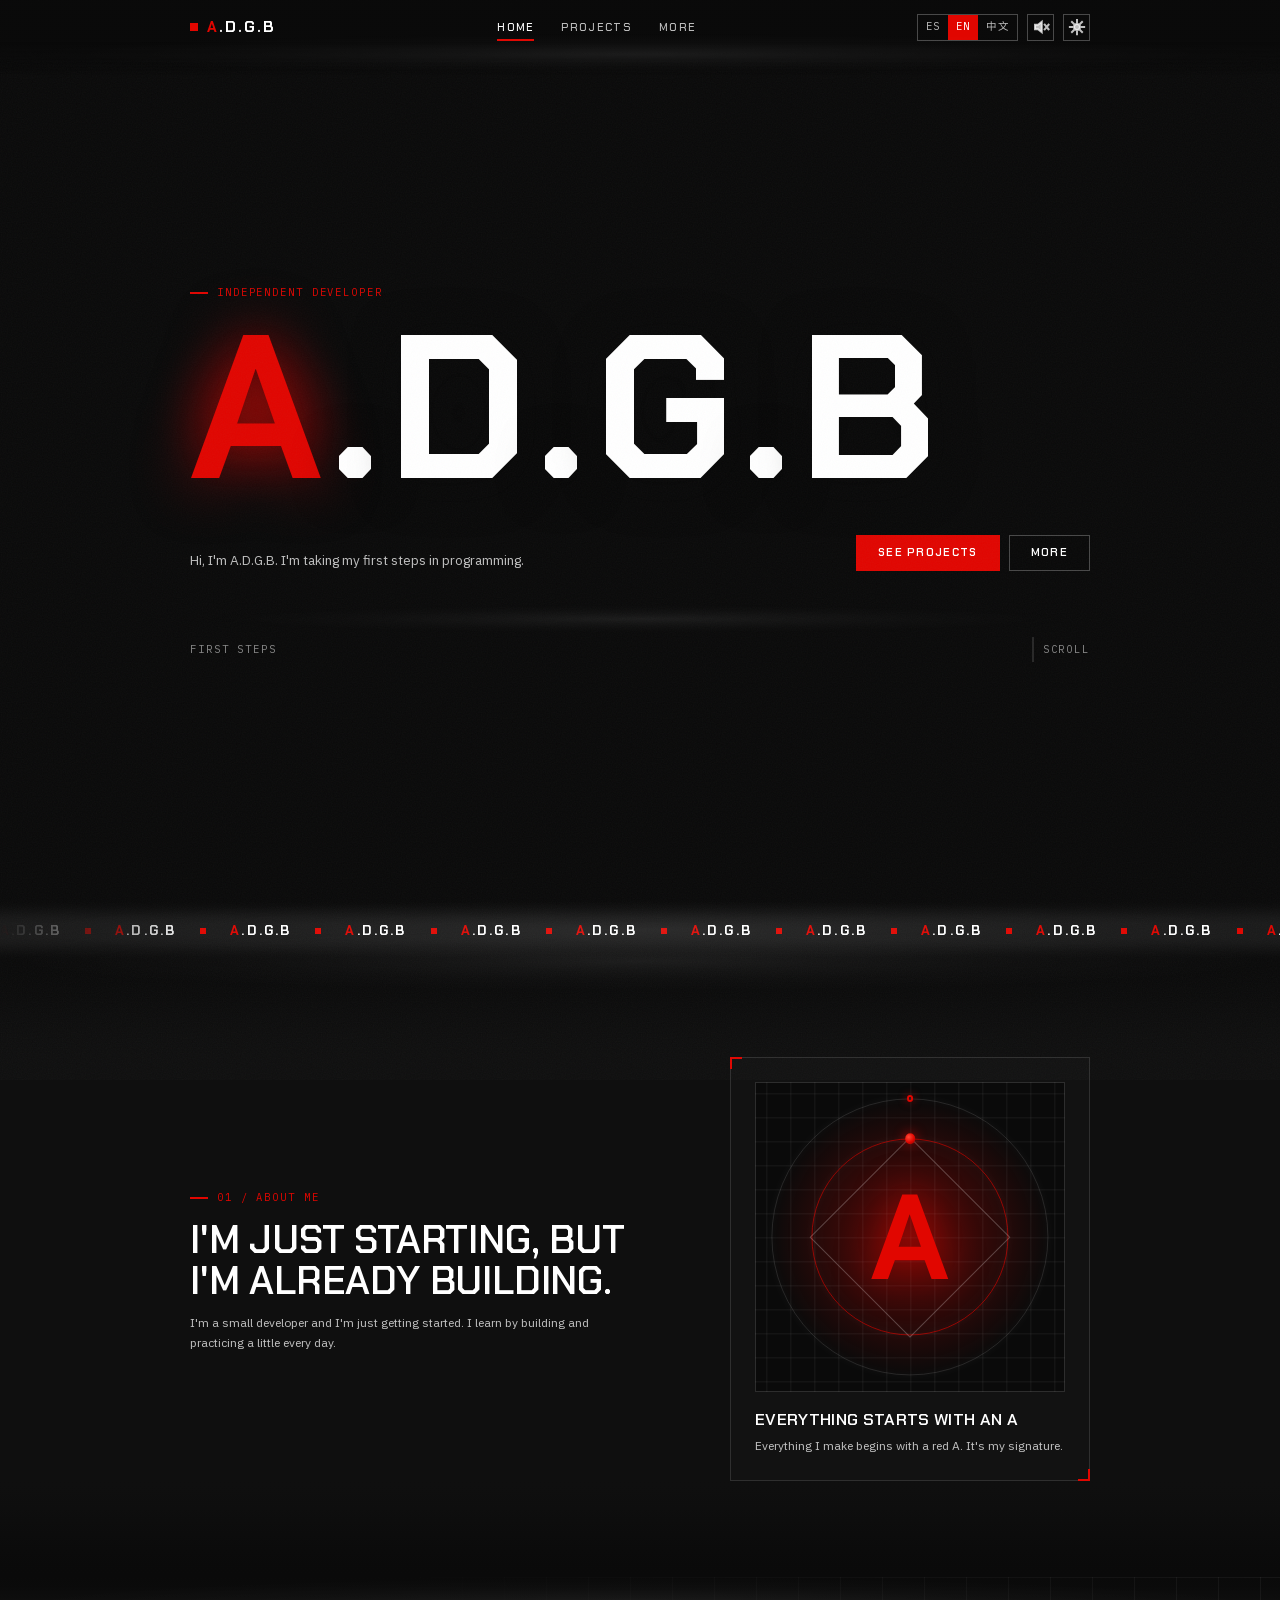
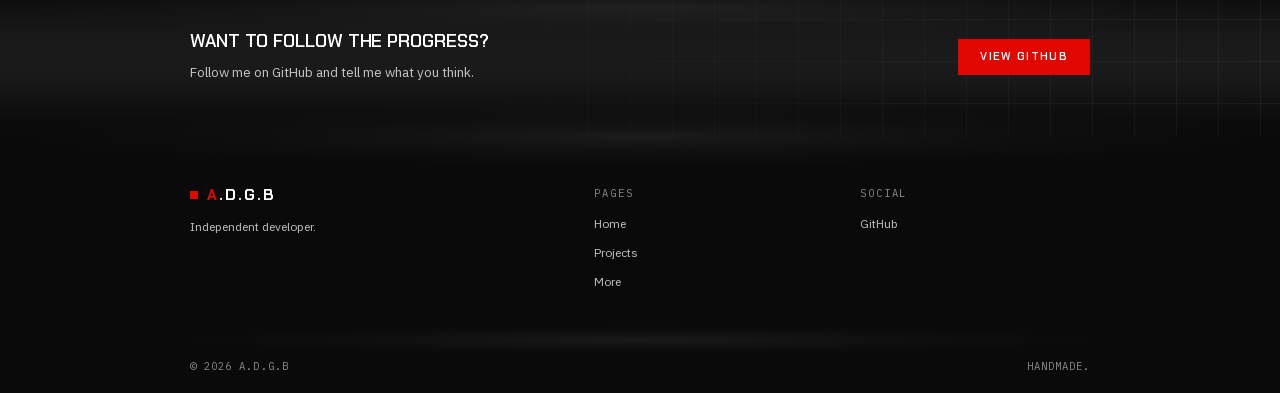
<file: index.html>
<!DOCTYPE html>
<html lang="es" data-page="home">
<head>
  <meta charset="utf-8">
  <meta name="viewport" content="width=device-width, initial-scale=1, viewport-fit=cover">
  <title>A.D.G.B — Desarrollador independiente</title>
  <meta name="description" content="A.D.G.B es un desarrollador independiente que recién empieza.">
  <meta name="theme-color" content="#0a0a0a">
  <meta name="color-scheme" content="dark">
  <link rel="canonical" href="https://adgb3264.github.io/">
  <meta property="og:site_name" content="A.D.G.B">
  <meta property="og:title" content="A.D.G.B — Desarrollador independiente">
  <meta property="og:description" content="A.D.G.B es un desarrollador independiente que recién empieza.">
  <meta property="og:type" content="website">
  <meta property="og:url" content="https://adgb3264.github.io/">
  <meta property="og:image" content="https://adgb3264.github.io/og-image.png">
  <meta property="og:image:width" content="2400">
  <meta property="og:image:height" content="1260">
  <meta property="og:image:alt" content="A.D.G.B — Desarrollador independiente">
  <meta property="og:locale" content="es_ES">
  <meta name="twitter:card" content="summary_large_image">
  <link rel="icon" href="favicon.svg" type="image/svg+xml">
  <link rel="icon" href="favicon-32.png" sizes="32x32" type="image/png">
  <link rel="icon" href="icon-192.png" sizes="192x192" type="image/png">
  <link rel="apple-touch-icon" href="apple-touch-icon.png">
  <script>if(/^https?:/.test(location.protocol)){["chakra-petch-700","chakra-petch-500","ibm-plex-sans-400"].forEach(function(n){var l=document.createElement("link");l.rel="preload";l.as="font";l.type="font/woff";l.crossOrigin="anonymous";l.href="fonts/"+n+".woff";document.head.appendChild(l);});}</script>
  <link rel="stylesheet" href="styles.css">
  <script>(function(){var h=document.documentElement,t="dark";try{if(localStorage.getItem("adgb-theme")==="light")t="light";}catch(e){}h.setAttribute("data-theme",t);if(t==="light"){var m=document.querySelector('meta[name="theme-color"]'),c=document.querySelector('meta[name="color-scheme"]');if(m)m.setAttribute("content","#f5f5f5");if(c)c.setAttribute("content","light");}})();</script>
  <script>(function(){var h=document.documentElement;try{if(sessionStorage.getItem("adgb-wipe")==="1")h.classList.add("is-arriving");else if(sessionStorage.getItem("adgb-seen")==="1")h.classList.add("skip-loader");}catch(e){}})();</script>
  <noscript><style>.loader{display:none}[data-reveal],.pre{opacity:1;transform:none}.bl{opacity:1;animation:none}</style></noscript>
  <script type="application/ld+json">{"@context": "https://schema.org", "@graph": [{"@type": "WebSite", "name": "A.D.G.B", "url": "https://adgb3264.github.io/", "inLanguage": ["es", "en", "zh"]}, {"@type": "Person", "name": "A.D.G.B", "jobTitle": "Desarrollador independiente", "url": "https://adgb3264.github.io/", "sameAs": ["https://github.com/adgb3264"]}]}</script>
</head>
<body>
  <svg width="0" height="0" style="position:absolute" aria-hidden="true" focusable="false"><symbol id="mark-a" viewBox="0 0 64 64"><path fill="currentColor" fill-rule="evenodd" d="M28.46 12H35.54L50.17 52H42.29L39.03 43.14H24.97L21.71 52H13.83ZM37.31 36.74 32 21.54H31.89L26.74 36.74Z"/></symbol></svg>

  <!-- Pantalla de carga (solo la primera vez que entras) -->
  <div class="loader" id="loader" aria-hidden="true">
    <div class="loader__word"><span class="a">A</span>.D.G.B</div>
    <div class="loader__bar"><span></span></div>
  </div>

  <!-- Cortina roja entre páginas -->
  <div class="wipe" id="wipe" aria-hidden="true"><svg viewBox="0 0 64 64"><use href="#mark-a"/></svg></div>

  <div class="cursor-glow" id="cursorGlow" aria-hidden="true"></div>
  <div class="progress" id="progress" aria-hidden="true"></div>

  <a class="skip" href="#main" data-i18n="skip">Saltar al contenido</a>

  <header class="header" id="header">
    <div class="container header__inner">
      <a href="./" class="logo" aria-label="A.D.G.B">
        <span class="logo__mark" aria-hidden="true"></span><span class="logo__text"><span class="a">A</span>.D.G.B</span>
      </a>

      <nav class="nav" id="nav" aria-label="Principal">
        <a href="./" aria-current="page" data-i18n="nav.home">Inicio</a>
        <a href="projects/" data-i18n="nav.projects">Proyectos</a>
        <a href="more/" data-i18n="nav.more">Más</a>
      </nav>

      <div class="header__actions">
        <div class="lang" role="group" aria-label="Idioma / Language / 语言">
          <button type="button" class="lang__btn is-active" data-lang="es" aria-pressed="true">ES</button>
          <button type="button" class="lang__btn" data-lang="en" aria-pressed="false">EN</button>
          <button type="button" class="lang__btn" data-lang="zh" aria-pressed="false" lang="zh-CN">中文</button>
        </div>
        <button type="button" class="sound" id="sound" aria-pressed="false" aria-label="Sonido: desactivado" title="Sonido: desactivado">
          <svg viewBox="0 0 24 24" width="18" height="18" fill="none" stroke="currentColor" stroke-width="2" stroke-linecap="square" aria-hidden="true">
            <path d="M4 9h4l5-4v14l-5-4H4z" fill="currentColor"/>
            <path class="sound__waves" d="M16.5 9.2a4 4 0 0 1 0 5.6M19 6.6a7.6 7.6 0 0 1 0 10.8"/>
            <path class="sound__slash" d="M17 9l5 6M22 9l-5 6"/>
          </svg>
        </button>
        <button type="button" class="theme" id="theme" aria-label="Cambiar a modo claro" title="Cambiar a modo claro">
          <svg viewBox="0 0 24 24" width="18" height="18" fill="none" stroke="currentColor" stroke-width="2" stroke-linecap="square" aria-hidden="true">
            <g class="theme__sun"><circle cx="12" cy="12" r="4" fill="currentColor"/><path d="M12 2.5v3M12 18.5v3M2.5 12h3M18.5 12h3M5.3 5.3l2.1 2.1M16.6 16.6l2.1 2.1M18.7 5.3l-2.1 2.1M7.4 16.6l-2.1 2.1"/></g>
            <path class="theme__moon" d="M20.5 13.2A8.5 8.5 0 1 1 10.8 3.5a6.7 6.7 0 0 0 9.7 9.7z" fill="currentColor"/>
          </svg>
        </button>
        <button type="button" class="burger" id="burger" aria-label="Menú" aria-expanded="false" aria-controls="nav">
          <span></span><span></span>
        </button>
      </div>
    </div>
  </header>

  <main class="main" id="main">

    <section class="hero">
      <canvas class="scene" data-scene="hero" aria-hidden="true"></canvas>
      <div class="hero__shade" aria-hidden="true"></div>

      <div class="container hero__inner">
        <p class="eyebrow pre" data-i18n="hero.eyebrow">Desarrollador independiente</p>

        <h1 class="bigword" aria-label="A.D.G.B">
          <span class="bl bl--a" style="--i:0" aria-hidden="true">A</span><span class="bl bl--dot" style="--i:1" aria-hidden="true">.</span><span class="bl" style="--i:2" aria-hidden="true">D</span><span class="bl bl--dot" style="--i:3" aria-hidden="true">.</span><span class="bl" style="--i:4" aria-hidden="true">G</span><span class="bl bl--dot" style="--i:5" aria-hidden="true">.</span><span class="bl" style="--i:6" aria-hidden="true">B</span>
        </h1>

        <div class="hero__foot pre" style="--d:450ms">
          <p class="hero__sub" data-i18n="hero.sub">Hola, soy A.D.G.B. Estoy dando mis primeros pasos en la programación.</p>
          <div class="btn-row">
            <a href="projects/" class="btn" data-i18n="hero.btn1">Ver proyectos</a>
            <a href="more/" class="btn btn--outline" data-i18n="hero.btn2">Más</a>
          </div>
        </div>

        <div class="hero__meta pre" style="--d:650ms">
          <span data-i18n="hero.meta1">Primeros pasos</span>
          <span class="hero__scroll"><i></i><span data-i18n="hero.scroll">Desliza</span></span>
        </div>
      </div>
    </section>

    <div class="marquee" aria-hidden="true">
      <div class="marquee__track">
        <div class="marquee__group"><span><b>A</b>.D.G.B</span><span><b>A</b>.D.G.B</span><span><b>A</b>.D.G.B</span><span><b>A</b>.D.G.B</span><span><b>A</b>.D.G.B</span><span><b>A</b>.D.G.B</span><span><b>A</b>.D.G.B</span><span><b>A</b>.D.G.B</span><span><b>A</b>.D.G.B</span><span><b>A</b>.D.G.B</span><span><b>A</b>.D.G.B</span><span><b>A</b>.D.G.B</span></div>
        <div class="marquee__group"><span><b>A</b>.D.G.B</span><span><b>A</b>.D.G.B</span><span><b>A</b>.D.G.B</span><span><b>A</b>.D.G.B</span><span><b>A</b>.D.G.B</span><span><b>A</b>.D.G.B</span><span><b>A</b>.D.G.B</span><span><b>A</b>.D.G.B</span><span><b>A</b>.D.G.B</span><span><b>A</b>.D.G.B</span><span><b>A</b>.D.G.B</span><span><b>A</b>.D.G.B</span></div>
      </div>
    </div>

    <section class="section is-alt" aria-labelledby="about-title">
      <div class="container about">
        <div class="about__text" data-reveal>
          <p class="eyebrow" data-i18n="about.eyebrow">01 / Sobre mí</p>
          <h2 class="h2" id="about-title" data-i18n="about.title">Apenas empiezo, pero ya estoy construyendo.</h2>
          <p class="text" data-i18n="about.text1">Soy un pequeño programador y recién empiezo en esto. Aprendo creando y practicando un poco cada día.</p>
        </div>

        <aside class="card seal" data-reveal style="--d:140ms">
          <div class="tile" aria-hidden="true"><i class="tile__ring r1"></i><i class="tile__ring r2"></i><i class="tile__sq"></i><i class="tile__orbit o1"></i><i class="tile__orbit o2"></i><svg class="tile__a" viewBox="0 0 64 64"><use href="#mark-a"/></svg></div>
          <h3 class="h3" data-i18n="rule.title">Todo empieza con una A</h3>
          <p data-i18n="rule.text">Todo lo que hago lleva una A roja al inicio. Es mi sello.</p>
        </aside>
      </div>
    </section>

    <section class="cta" aria-labelledby="cta-title">
      <div class="container cta__inner">
        <div>
          <h2 class="h2" id="cta-title" data-i18n="cta.title">¿Quieres seguir el progreso?</h2>
          <p class="lead" data-i18n="cta.text">Sígueme en GitHub y cuéntame qué piensas.</p>
        </div>
        <a class="btn" href="https://github.com/adgb3264" target="_blank" rel="noopener" data-i18n="cta.btn">Ver GitHub</a>
      </div>
    </section>
  </main>

  <footer class="footer">
    <div class="container footer__grid">
      <div class="footer__brand">
        <a href="./" class="logo" aria-label="A.D.G.B">
          <span class="logo__mark" aria-hidden="true"></span><span class="logo__text"><span class="a">A</span>.D.G.B</span>
        </a>
        <p data-i18n="ft.blurb">Desarrollador independiente.</p>
      </div>
      <nav aria-label="Páginas">
        <p class="footer__title" data-i18n="ft.pages">Páginas</p>
        <ul class="footer__list">
          <li><a href="./" data-i18n="nav.home">Inicio</a></li>
          <li><a href="projects/" data-i18n="nav.projects">Proyectos</a></li>
          <li><a href="more/" data-i18n="nav.more">Más</a></li>
        </ul>
      </nav>
      <nav aria-label="Redes">
        <p class="footer__title" data-i18n="ft.social">Redes</p>
        <ul class="footer__list">
          <li><a href="https://github.com/adgb3264" target="_blank" rel="noopener">GitHub</a></li>
        </ul>
      </nav>
    </div>
    <div class="container footer__bottom">
      <span>© <span id="year">2026</span> A.D.G.B</span>
      <span data-i18n="ft.made">Hecho a mano.</span>
    </div>
  </footer>

  <script src="script.js"></script>
</body>
</html>
</file>
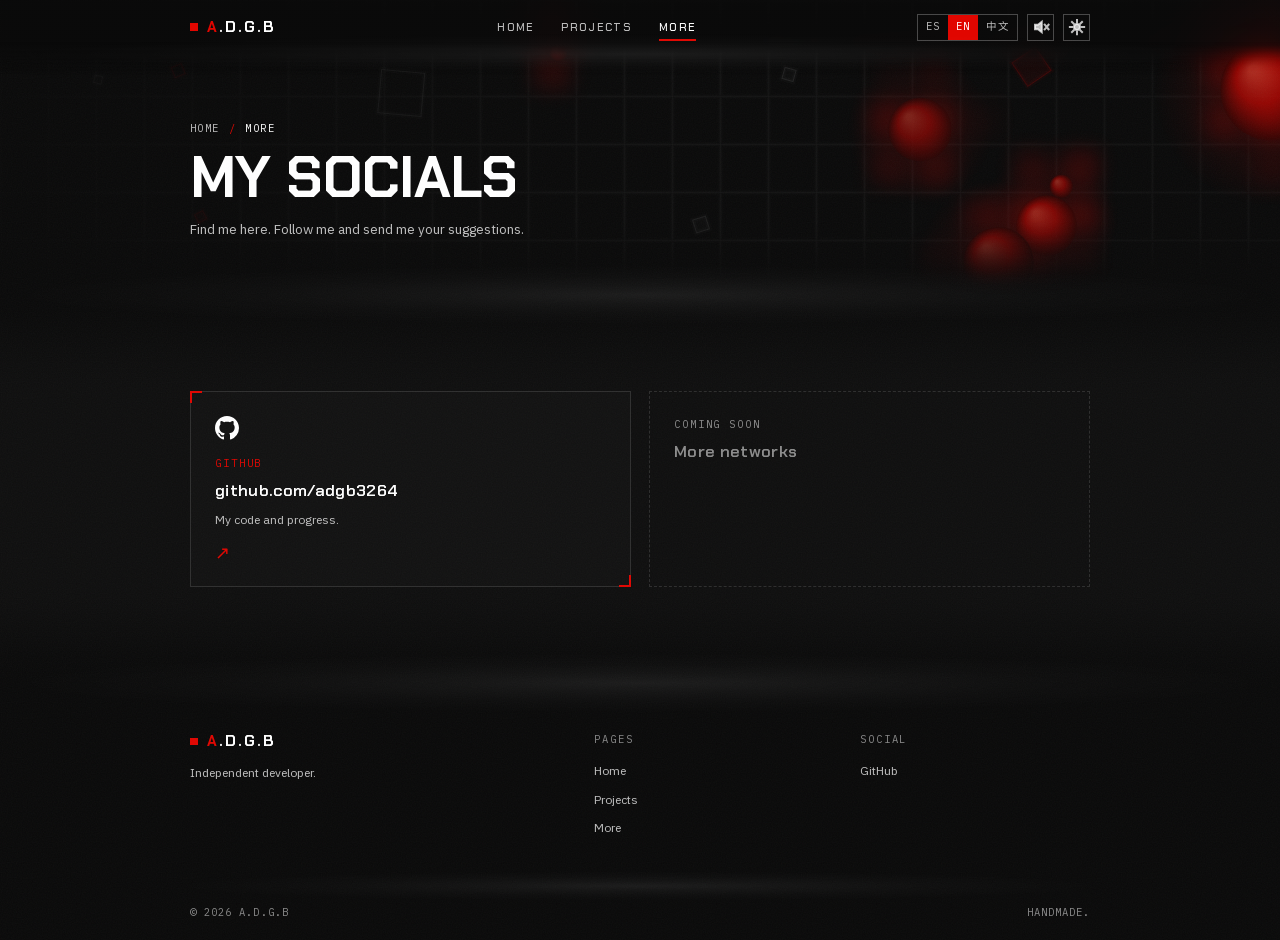
<file: more/index.html>
<!DOCTYPE html>
<html lang="es" data-page="more">
<head>
  <meta charset="utf-8">
  <meta name="viewport" content="width=device-width, initial-scale=1, viewport-fit=cover">
  <title>Más — A.D.G.B</title>
  <meta name="description" content="Encuentra a A.D.G.B en redes sociales.">
  <meta name="theme-color" content="#0a0a0a">
  <meta name="color-scheme" content="dark">
  <link rel="canonical" href="https://adgb3264.github.io/more/">
  <meta property="og:site_name" content="A.D.G.B">
  <meta property="og:title" content="Más — A.D.G.B">
  <meta property="og:description" content="Encuentra a A.D.G.B en redes sociales.">
  <meta property="og:type" content="website">
  <meta property="og:url" content="https://adgb3264.github.io/more/">
  <meta property="og:image" content="https://adgb3264.github.io/og-image.png">
  <meta property="og:image:width" content="2400">
  <meta property="og:image:height" content="1260">
  <meta property="og:image:alt" content="A.D.G.B — Desarrollador independiente">
  <meta property="og:locale" content="es_ES">
  <meta name="twitter:card" content="summary_large_image">
  <link rel="icon" href="../favicon.svg" type="image/svg+xml">
  <link rel="icon" href="../favicon-32.png" sizes="32x32" type="image/png">
  <link rel="icon" href="../icon-192.png" sizes="192x192" type="image/png">
  <link rel="apple-touch-icon" href="../apple-touch-icon.png">
  <script>if(/^https?:/.test(location.protocol)){["chakra-petch-700","chakra-petch-500","ibm-plex-sans-400"].forEach(function(n){var l=document.createElement("link");l.rel="preload";l.as="font";l.type="font/woff";l.crossOrigin="anonymous";l.href="../fonts/"+n+".woff";document.head.appendChild(l);});}</script>
  <link rel="stylesheet" href="../styles.css">
  <script>(function(){var h=document.documentElement,t="dark";try{if(localStorage.getItem("adgb-theme")==="light")t="light";}catch(e){}h.setAttribute("data-theme",t);if(t==="light"){var m=document.querySelector('meta[name="theme-color"]'),c=document.querySelector('meta[name="color-scheme"]');if(m)m.setAttribute("content","#f5f5f5");if(c)c.setAttribute("content","light");}})();</script>
  <script>(function(){var h=document.documentElement;try{if(sessionStorage.getItem("adgb-wipe")==="1")h.classList.add("is-arriving");else if(sessionStorage.getItem("adgb-seen")==="1")h.classList.add("skip-loader");}catch(e){}})();</script>
  <noscript><style>.loader{display:none}[data-reveal],.pre{opacity:1;transform:none}.bl{opacity:1;animation:none}</style></noscript>
</head>
<body>
  <svg width="0" height="0" style="position:absolute" aria-hidden="true" focusable="false"><symbol id="mark-a" viewBox="0 0 64 64"><path fill="currentColor" fill-rule="evenodd" d="M28.46 12H35.54L50.17 52H42.29L39.03 43.14H24.97L21.71 52H13.83ZM37.31 36.74 32 21.54H31.89L26.74 36.74Z"/></symbol></svg>

  <!-- Pantalla de carga (solo la primera vez que entras) -->
  <div class="loader" id="loader" aria-hidden="true">
    <div class="loader__word"><span class="a">A</span>.D.G.B</div>
    <div class="loader__bar"><span></span></div>
  </div>

  <!-- Cortina roja entre páginas -->
  <div class="wipe" id="wipe" aria-hidden="true"><svg viewBox="0 0 64 64"><use href="#mark-a"/></svg></div>

  <div class="cursor-glow" id="cursorGlow" aria-hidden="true"></div>
  <div class="progress" id="progress" aria-hidden="true"></div>

  <a class="skip" href="#main" data-i18n="skip">Saltar al contenido</a>

  <header class="header" id="header">
    <div class="container header__inner">
      <a href="../" class="logo" aria-label="A.D.G.B">
        <span class="logo__mark" aria-hidden="true"></span><span class="logo__text"><span class="a">A</span>.D.G.B</span>
      </a>

      <nav class="nav" id="nav" aria-label="Principal">
        <a href="../" data-i18n="nav.home">Inicio</a>
        <a href="../projects/" data-i18n="nav.projects">Proyectos</a>
        <a href="../more/" aria-current="page" data-i18n="nav.more">Más</a>
      </nav>

      <div class="header__actions">
        <div class="lang" role="group" aria-label="Idioma / Language / 语言">
          <button type="button" class="lang__btn is-active" data-lang="es" aria-pressed="true">ES</button>
          <button type="button" class="lang__btn" data-lang="en" aria-pressed="false">EN</button>
          <button type="button" class="lang__btn" data-lang="zh" aria-pressed="false" lang="zh-CN">中文</button>
        </div>
        <button type="button" class="sound" id="sound" aria-pressed="false" aria-label="Sonido: desactivado" title="Sonido: desactivado">
          <svg viewBox="0 0 24 24" width="18" height="18" fill="none" stroke="currentColor" stroke-width="2" stroke-linecap="square" aria-hidden="true">
            <path d="M4 9h4l5-4v14l-5-4H4z" fill="currentColor"/>
            <path class="sound__waves" d="M16.5 9.2a4 4 0 0 1 0 5.6M19 6.6a7.6 7.6 0 0 1 0 10.8"/>
            <path class="sound__slash" d="M17 9l5 6M22 9l-5 6"/>
          </svg>
        </button>
        <button type="button" class="theme" id="theme" aria-label="Cambiar a modo claro" title="Cambiar a modo claro">
          <svg viewBox="0 0 24 24" width="18" height="18" fill="none" stroke="currentColor" stroke-width="2" stroke-linecap="square" aria-hidden="true">
            <g class="theme__sun"><circle cx="12" cy="12" r="4" fill="currentColor"/><path d="M12 2.5v3M12 18.5v3M2.5 12h3M18.5 12h3M5.3 5.3l2.1 2.1M16.6 16.6l2.1 2.1M18.7 5.3l-2.1 2.1M7.4 16.6l-2.1 2.1"/></g>
            <path class="theme__moon" d="M20.5 13.2A8.5 8.5 0 1 1 10.8 3.5a6.7 6.7 0 0 0 9.7 9.7z" fill="currentColor"/>
          </svg>
        </button>
        <button type="button" class="burger" id="burger" aria-label="Menú" aria-expanded="false" aria-controls="nav">
          <span></span><span></span>
        </button>
      </div>
    </div>
  </header>

  <main class="main" id="main">

    <section class="page-head">
      <canvas class="scene" data-scene="soft" aria-hidden="true"></canvas>
      <div class="container page-head__inner">
        <nav class="crumbs pre" aria-label="Ruta"><a href="../" data-i18n="nav.home">Inicio</a><i aria-hidden="true">/</i><span aria-current="page" data-i18n="nav.more">Más</span></nav>
        <h1 class="h1 pre" style="--d:90ms" data-i18n="mas.title">Mis redes</h1>
        <p class="lead pre" style="--d:180ms" data-i18n="mas.lead">Aquí me encuentras. Sígueme y mándame tus sugerencias.</p>
      </div>
    </section>

    <section class="section is-alt grow" aria-label="Redes">
      <div class="container">
        <div class="channels" data-reveal>
          <a class="card channel" href="https://github.com/adgb3264" target="_blank" rel="noopener">
            <svg class="channel__icon" viewBox="0 0 16 16" aria-hidden="true"><path d="M8 0C3.58 0 0 3.58 0 8c0 3.54 2.29 6.53 5.47 7.59.4.07.55-.17.55-.38 0-.19-.01-.82-.01-1.49-2.01.37-2.53-.49-2.69-.94-.09-.23-.48-.94-.82-1.13-.28-.15-.68-.52-.01-.53.63-.01 1.08.58 1.23.82.72 1.21 1.87.87 2.33.66.07-.52.28-.87.51-1.07-1.78-.2-3.64-.89-3.64-3.95 0-.87.31-1.59.82-2.15-.08-.2-.36-1.02.08-2.12 0 0 .67-.21 2.2.82.64-.18 1.32-.27 2-.27.68 0 1.36.09 2 .27 1.53-1.04 2.2-.82 2.2-.82.44 1.1.16 1.92.08 2.12.51.56.82 1.27.82 2.15 0 3.07-1.87 3.75-3.65 3.95.29.25.54.73.54 1.48 0 1.07-.01 1.93-.01 2.2 0 .21.15.46.55.38A8.013 8.013 0 0016 8c0-4.42-3.58-8-8-8z"/></svg>
            <span class="channel__label">GitHub</span>
            <span class="channel__value">github.com/adgb3264</span>
            <span class="channel__desc" data-i18n="mas.ghdesc">Mi código y mis avances.</span>
            <span class="channel__go" aria-hidden="true">↗</span>
          </a>
          <div class="card channel channel--soon">
            <span class="channel__label" data-i18n="mas.soonlabel">Próximamente</span>
            <span class="channel__value" data-i18n="mas.soon">Más redes</span>
          </div>
        </div>
      </div>
    </section>
  </main>

  <footer class="footer">
    <div class="container footer__grid">
      <div class="footer__brand">
        <a href="../" class="logo" aria-label="A.D.G.B">
          <span class="logo__mark" aria-hidden="true"></span><span class="logo__text"><span class="a">A</span>.D.G.B</span>
        </a>
        <p data-i18n="ft.blurb">Desarrollador independiente.</p>
      </div>
      <nav aria-label="Páginas">
        <p class="footer__title" data-i18n="ft.pages">Páginas</p>
        <ul class="footer__list">
          <li><a href="../" data-i18n="nav.home">Inicio</a></li>
          <li><a href="../projects/" data-i18n="nav.projects">Proyectos</a></li>
          <li><a href="../more/" data-i18n="nav.more">Más</a></li>
        </ul>
      </nav>
      <nav aria-label="Redes">
        <p class="footer__title" data-i18n="ft.social">Redes</p>
        <ul class="footer__list">
          <li><a href="https://github.com/adgb3264" target="_blank" rel="noopener">GitHub</a></li>
        </ul>
      </nav>
    </div>
    <div class="container footer__bottom">
      <span>© <span id="year">2026</span> A.D.G.B</span>
      <span data-i18n="ft.made">Hecho a mano.</span>
    </div>
  </footer>

  <script src="../script.js"></script>
</body>
</html>
</file>
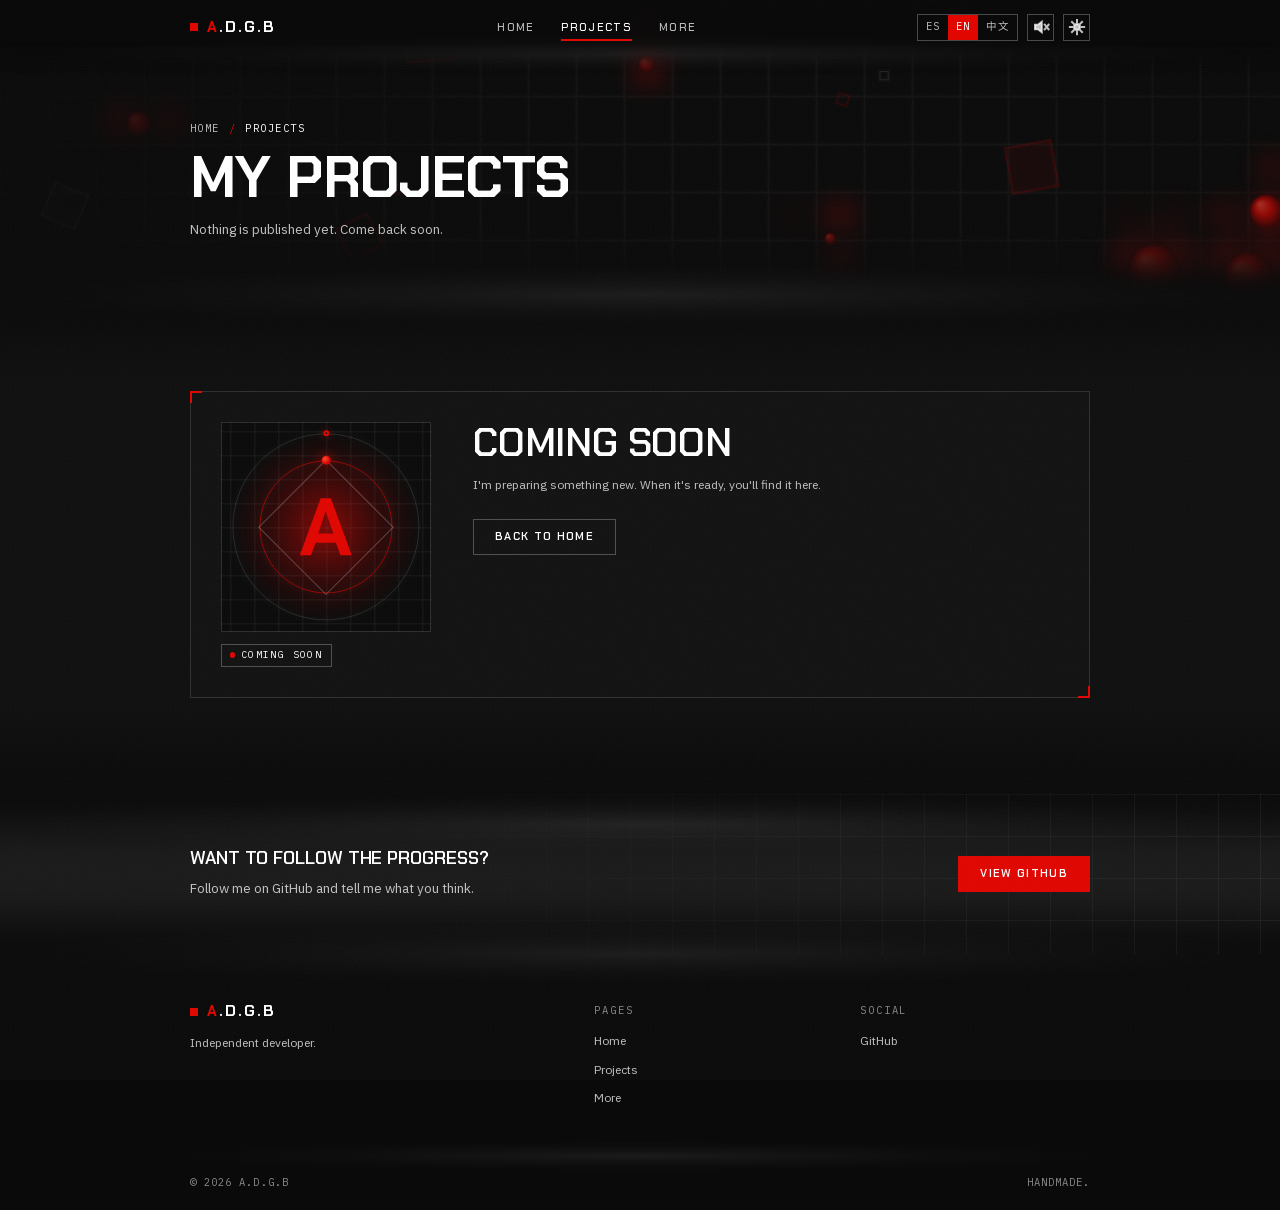
<file: projects/index.html>
<!DOCTYPE html>
<html lang="es" data-page="projects">
<head>
  <meta charset="utf-8">
  <meta name="viewport" content="width=device-width, initial-scale=1, viewport-fit=cover">
  <title>Proyectos — A.D.G.B</title>
  <meta name="description" content="Aquí irán mis proyectos. Por ahora no hay nada publicado.">
  <meta name="theme-color" content="#0a0a0a">
  <meta name="color-scheme" content="dark">
  <link rel="canonical" href="https://adgb3264.github.io/projects/">
  <meta property="og:site_name" content="A.D.G.B">
  <meta property="og:title" content="Proyectos — A.D.G.B">
  <meta property="og:description" content="Aquí irán mis proyectos. Por ahora no hay nada publicado.">
  <meta property="og:type" content="website">
  <meta property="og:url" content="https://adgb3264.github.io/projects/">
  <meta property="og:image" content="https://adgb3264.github.io/og-image.png">
  <meta property="og:image:width" content="2400">
  <meta property="og:image:height" content="1260">
  <meta property="og:image:alt" content="A.D.G.B — Desarrollador independiente">
  <meta property="og:locale" content="es_ES">
  <meta name="twitter:card" content="summary_large_image">
  <link rel="icon" href="../favicon.svg" type="image/svg+xml">
  <link rel="icon" href="../favicon-32.png" sizes="32x32" type="image/png">
  <link rel="icon" href="../icon-192.png" sizes="192x192" type="image/png">
  <link rel="apple-touch-icon" href="../apple-touch-icon.png">
  <script>if(/^https?:/.test(location.protocol)){["chakra-petch-700","chakra-petch-500","ibm-plex-sans-400"].forEach(function(n){var l=document.createElement("link");l.rel="preload";l.as="font";l.type="font/woff";l.crossOrigin="anonymous";l.href="../fonts/"+n+".woff";document.head.appendChild(l);});}</script>
  <link rel="stylesheet" href="../styles.css">
  <script>(function(){var h=document.documentElement,t="dark";try{if(localStorage.getItem("adgb-theme")==="light")t="light";}catch(e){}h.setAttribute("data-theme",t);if(t==="light"){var m=document.querySelector('meta[name="theme-color"]'),c=document.querySelector('meta[name="color-scheme"]');if(m)m.setAttribute("content","#f5f5f5");if(c)c.setAttribute("content","light");}})();</script>
  <script>(function(){var h=document.documentElement;try{if(sessionStorage.getItem("adgb-wipe")==="1")h.classList.add("is-arriving");else if(sessionStorage.getItem("adgb-seen")==="1")h.classList.add("skip-loader");}catch(e){}})();</script>
  <noscript><style>.loader{display:none}[data-reveal],.pre{opacity:1;transform:none}.bl{opacity:1;animation:none}</style></noscript>
</head>
<body>
  <svg width="0" height="0" style="position:absolute" aria-hidden="true" focusable="false"><symbol id="mark-a" viewBox="0 0 64 64"><path fill="currentColor" fill-rule="evenodd" d="M28.46 12H35.54L50.17 52H42.29L39.03 43.14H24.97L21.71 52H13.83ZM37.31 36.74 32 21.54H31.89L26.74 36.74Z"/></symbol></svg>

  <!-- Pantalla de carga (solo la primera vez que entras) -->
  <div class="loader" id="loader" aria-hidden="true">
    <div class="loader__word"><span class="a">A</span>.D.G.B</div>
    <div class="loader__bar"><span></span></div>
  </div>

  <!-- Cortina roja entre páginas -->
  <div class="wipe" id="wipe" aria-hidden="true"><svg viewBox="0 0 64 64"><use href="#mark-a"/></svg></div>

  <div class="cursor-glow" id="cursorGlow" aria-hidden="true"></div>
  <div class="progress" id="progress" aria-hidden="true"></div>

  <a class="skip" href="#main" data-i18n="skip">Saltar al contenido</a>

  <header class="header" id="header">
    <div class="container header__inner">
      <a href="../" class="logo" aria-label="A.D.G.B">
        <span class="logo__mark" aria-hidden="true"></span><span class="logo__text"><span class="a">A</span>.D.G.B</span>
      </a>

      <nav class="nav" id="nav" aria-label="Principal">
        <a href="../" data-i18n="nav.home">Inicio</a>
        <a href="../projects/" aria-current="page" data-i18n="nav.projects">Proyectos</a>
        <a href="../more/" data-i18n="nav.more">Más</a>
      </nav>

      <div class="header__actions">
        <div class="lang" role="group" aria-label="Idioma / Language / 语言">
          <button type="button" class="lang__btn is-active" data-lang="es" aria-pressed="true">ES</button>
          <button type="button" class="lang__btn" data-lang="en" aria-pressed="false">EN</button>
          <button type="button" class="lang__btn" data-lang="zh" aria-pressed="false" lang="zh-CN">中文</button>
        </div>
        <button type="button" class="sound" id="sound" aria-pressed="false" aria-label="Sonido: desactivado" title="Sonido: desactivado">
          <svg viewBox="0 0 24 24" width="18" height="18" fill="none" stroke="currentColor" stroke-width="2" stroke-linecap="square" aria-hidden="true">
            <path d="M4 9h4l5-4v14l-5-4H4z" fill="currentColor"/>
            <path class="sound__waves" d="M16.5 9.2a4 4 0 0 1 0 5.6M19 6.6a7.6 7.6 0 0 1 0 10.8"/>
            <path class="sound__slash" d="M17 9l5 6M22 9l-5 6"/>
          </svg>
        </button>
        <button type="button" class="theme" id="theme" aria-label="Cambiar a modo claro" title="Cambiar a modo claro">
          <svg viewBox="0 0 24 24" width="18" height="18" fill="none" stroke="currentColor" stroke-width="2" stroke-linecap="square" aria-hidden="true">
            <g class="theme__sun"><circle cx="12" cy="12" r="4" fill="currentColor"/><path d="M12 2.5v3M12 18.5v3M2.5 12h3M18.5 12h3M5.3 5.3l2.1 2.1M16.6 16.6l2.1 2.1M18.7 5.3l-2.1 2.1M7.4 16.6l-2.1 2.1"/></g>
            <path class="theme__moon" d="M20.5 13.2A8.5 8.5 0 1 1 10.8 3.5a6.7 6.7 0 0 0 9.7 9.7z" fill="currentColor"/>
          </svg>
        </button>
        <button type="button" class="burger" id="burger" aria-label="Menú" aria-expanded="false" aria-controls="nav">
          <span></span><span></span>
        </button>
      </div>
    </div>
  </header>

  <main class="main" id="main">

    <section class="page-head">
      <canvas class="scene" data-scene="soft" aria-hidden="true"></canvas>
      <div class="container page-head__inner">
        <nav class="crumbs pre" aria-label="Ruta"><a href="../" data-i18n="nav.home">Inicio</a><i aria-hidden="true">/</i><span aria-current="page" data-i18n="nav.projects">Proyectos</span></nav>
        <h1 class="h1 pre" style="--d:90ms" data-i18n="prj.title">Mis proyectos</h1>
        <p class="lead pre" style="--d:180ms" data-i18n="prj.lead">Todavía no hay nada publicado. Vuelve pronto.</p>
      </div>
    </section>

    <section class="section is-alt grow" aria-label="Proyectos">
      <div class="container">
        <article class="card project" data-reveal>
          <div class="project__side">
            <div class="tile" aria-hidden="true"><i class="tile__ring r1"></i><i class="tile__ring r2"></i><i class="tile__sq"></i><i class="tile__orbit o1"></i><i class="tile__orbit o2"></i><svg class="tile__a" viewBox="0 0 64 64"><use href="#mark-a"/></svg></div>
            <span class="chip" data-i18n="mas.soonlabel">Próximamente</span>
          </div>
          <div class="project__body">
            <h2 class="h2" data-i18n="prj.soon.title">Próximamente</h2>
            <p class="text" data-i18n="prj.soon.text">Estoy preparando algo nuevo. Cuando esté listo, lo vas a encontrar aquí.</p>
            <div class="btn-row">
              <a href="../" class="btn btn--outline" data-i18n="prj.back">Volver al inicio</a>
            </div>
          </div>
        </article>
      </div>
    </section>

    <section class="cta" aria-labelledby="cta-title">
      <div class="container cta__inner">
        <div>
          <h2 class="h2" id="cta-title" data-i18n="cta.title">¿Quieres seguir el progreso?</h2>
          <p class="lead" data-i18n="cta.text">Sígueme en GitHub y cuéntame qué piensas.</p>
        </div>
        <a class="btn" href="https://github.com/adgb3264" target="_blank" rel="noopener" data-i18n="cta.btn">Ver GitHub</a>
      </div>
    </section>
  </main>

  <footer class="footer">
    <div class="container footer__grid">
      <div class="footer__brand">
        <a href="../" class="logo" aria-label="A.D.G.B">
          <span class="logo__mark" aria-hidden="true"></span><span class="logo__text"><span class="a">A</span>.D.G.B</span>
        </a>
        <p data-i18n="ft.blurb">Desarrollador independiente.</p>
      </div>
      <nav aria-label="Páginas">
        <p class="footer__title" data-i18n="ft.pages">Páginas</p>
        <ul class="footer__list">
          <li><a href="../" data-i18n="nav.home">Inicio</a></li>
          <li><a href="../projects/" data-i18n="nav.projects">Proyectos</a></li>
          <li><a href="../more/" data-i18n="nav.more">Más</a></li>
        </ul>
      </nav>
      <nav aria-label="Redes">
        <p class="footer__title" data-i18n="ft.social">Redes</p>
        <ul class="footer__list">
          <li><a href="https://github.com/adgb3264" target="_blank" rel="noopener">GitHub</a></li>
        </ul>
      </nav>
    </div>
    <div class="container footer__bottom">
      <span>© <span id="year">2026</span> A.D.G.B</span>
      <span data-i18n="ft.made">Hecho a mano.</span>
    </div>
  </footer>

  <script src="../script.js"></script>
</body>
</html>
</file>
<file: styles.css>
/* ============================================================
   A.D.G.B — sistema de diseño
   Marca: rojo y negro; el blanco queda solo para el texto (y para el
   modo claro, que se activa con el botón del sol / la luna).
   El rojo es SIEMPRE el mismo (--red), en modo oscuro y en modo claro.
   Esquinas rectas ("cuadros") y esferas.

   0  Fuentes (archivos propios en /fonts, sin Google Fonts)
   (Todas las medidas están en rem: en PC la raíz vale 75 %, igual que un zoom de 75 % del navegador)
   1  Tokens y temas (oscuro / claro)
   2  Base
   3  Componentes (botón, chip, tarjeta, cuadro con la A, migas)
   4  Estructura (cabecera, pie, secciones)
   5  Páginas (inicio, proyectos, app, redes, 404)
   6  Movimiento, adaptación a pantallas y accesibilidad
   ============================================================ */

/* ============================================================
   0 · Fuentes (archivos propios en /fonts: nada se pide a Google Fonts)
   ============================================================ */

/* Chakra Petch: títulos, botones y menús (recortada a alfabeto latino) */
@font-face { font-family: "Chakra Petch"; font-style: normal; font-weight: 400; font-display: swap; src: local("Chakra Petch"), local("ChakraPetch-Regular"), url("fonts/chakra-petch-400.woff") format("woff"); }
@font-face { font-family: "Chakra Petch"; font-style: normal; font-weight: 500; font-display: swap; src: local("Chakra Petch Medium"), local("ChakraPetch-Medium"), url("fonts/chakra-petch-500.woff") format("woff"); }
@font-face { font-family: "Chakra Petch"; font-style: normal; font-weight: 600; font-display: swap; src: local("Chakra Petch SemiBold"), local("ChakraPetch-SemiBold"), url("fonts/chakra-petch-600.woff") format("woff"); }
@font-face { font-family: "Chakra Petch"; font-style: normal; font-weight: 700; font-display: swap; src: local("Chakra Petch Bold"), local("ChakraPetch-Bold"), url("fonts/chakra-petch-700.woff") format("woff"); }

/* IBM Plex Sans: texto corrido (recortada a alfabeto latino) */
@font-face { font-family: "IBM Plex Sans"; font-style: normal; font-weight: 300; font-display: swap; src: local("IBM Plex Sans Light"), local("IBMPlexSans-Light"), url("fonts/ibm-plex-sans-300.woff") format("woff"); }
@font-face { font-family: "IBM Plex Sans"; font-style: normal; font-weight: 400; font-display: swap; src: local("IBM Plex Sans"), local("IBMPlexSans-Regular"), url("fonts/ibm-plex-sans-400.woff") format("woff"); }
@font-face { font-family: "IBM Plex Sans"; font-style: normal; font-weight: 500; font-display: swap; src: local("IBM Plex Sans Medium"), local("IBMPlexSans-Medium"), url("fonts/ibm-plex-sans-500.woff") format("woff"); }
@font-face { font-family: "IBM Plex Sans"; font-style: normal; font-weight: 600; font-display: swap; src: local("IBM Plex Sans SemiBold"), local("IBMPlexSans-SemiBold"), url("fonts/ibm-plex-sans-600.woff") format("woff"); }

/* IBM Plex Mono: etiquetas (400 y 500 usan el mismo archivo) */
@font-face { font-family: "IBM Plex Mono"; font-style: normal; font-weight: 400 500; font-display: swap; src: url("fonts/ibm-plex-mono-400.woff") format("woff"); }

/* Noto Sans SC: solo los caracteres chinos que usa el sitio, en dos partes para no cargar de más.
   "-min" trae únicamente 中文 (la etiqueta del botón de idioma, presente en todas las páginas);
   el archivo grande solo se descarga si el visitante elige 中文. */
@font-face { font-family: "Noto Sans SC"; font-style: normal; font-weight: 400 500; font-display: swap; src: url("fonts/noto-sans-sc-400-min.woff") format("woff"); unicode-range: U+4E2D, U+6587; }
@font-face { font-family: "Noto Sans SC"; font-style: normal; font-weight: 600 900; font-display: swap; src: url("fonts/noto-sans-sc-700-min.woff") format("woff"); unicode-range: U+4E2D, U+6587; }
@font-face { font-family: "Noto Sans SC"; font-style: normal; font-weight: 400 500; font-display: swap; src: url("fonts/noto-sans-sc-400.woff") format("woff"); unicode-range: U+2E80-4E2C, U+4E2E-6586, U+6588-9FFF, U+3000-303F, U+FF00-FFEF, U+2018-201D, U+2026; }
@font-face { font-family: "Noto Sans SC"; font-style: normal; font-weight: 600 900; font-display: swap; src: url("fonts/noto-sans-sc-700.woff") format("woff"); unicode-range: U+2E80-4E2C, U+4E2E-6586, U+6588-9FFF, U+3000-303F, U+FF00-FFEF, U+2018-201D, U+2026; }

/* ============================================================
   1 · Tokens y temas
   ============================================================ */

:root {
  /* Marca */
  --black: #0a0a0a;
  --red: #e10600;
  --red-deep: #7a0a07;     /* solo para sombras de las esferas y estados al apretar */

  /* Tipografía */
  --font-display: "Chakra Petch", "Noto Sans SC", "PingFang SC", "Microsoft YaHei", "Arial Narrow", Arial, sans-serif;
  --font-body: "IBM Plex Sans", "Noto Sans SC", "PingFang SC", "Microsoft YaHei", system-ui, -apple-system, "Segoe UI", sans-serif;
  --font-mono: "IBM Plex Mono", "Noto Sans SC", "PingFang SC", "Microsoft YaHei", ui-monospace, "SFMono-Regular", Menlo, monospace;

  /* Los textos pequeños no bajan de cierto tamaño en pantalla, para que sigan nítidos con el zoom 75 % */
  --fs-1: max(.75rem, 10.5px);
  --fs-2: max(.875rem, 11px);
  --fs-3: 1rem;
  --fs-4: 1.125rem;
  --fs-5: 1.375rem;
  --fs-6: clamp(1.5rem, 1.1rem + 1.4vw, 2rem);
  --fs-7: clamp(2rem, 1.3rem + 2.8vw, 3.25rem);
  --fs-8: clamp(2.6rem, 1.4rem + 5vw, 4.75rem);

  --tr-1: .12em;   /* botones y menús */
  --tr-2: .18em;   /* etiquetas pequeñas */

  /* Espaciado (base 4 px) */
  --sp-1: 0.25rem;  --sp-2: 0.5rem;  --sp-3: 0.75rem; --sp-4: 1rem;
  --sp-5: 1.5rem; --sp-6: 2rem; --sp-7: 3rem; --sp-8: 4rem;
  --section-y: clamp(4.5rem, 4rem + 5vw, 8rem);
  --gutter: clamp(1.125rem, 4vw, 2rem);
  --container: 75rem;
  --card-pad: clamp(1.25rem, 3vw, 2rem);
  --header-h: 4.5rem;

  --ease: cubic-bezier(.2, .7, .1, 1);
}

/* Tema oscuro (por defecto): fondos negros y rojo; el blanco es solo para el texto */
:root, .is-dark {
  color-scheme: dark;
  --bg: #0a0a0a;
  --bg-alt: #0f0f0f;            /* secciones que alternan con el fondo normal */
  --surface: #121212;
  --surface-2: #1a1a1a;
  --fg: #ffffff;                /* color del texto */
  --fg-2: rgba(255, 255, 255, .74);
  --fg-3: rgba(255, 255, 255, .52);
  --line: rgba(255, 255, 255, .12);
  --line-2: rgba(255, 255, 255, .26);
  --accent-text: var(--red);
  --focus: var(--red);
  --shade: 10, 10, 10;          /* velos sobre el fondo animado (rgb) */
  --veil-k: 1;                  /* fuerza de esos velos */
  --veil: rgba(10, 10, 10, .62);
  --header-bg: rgba(10, 10, 10, .78);
  --ink: 255, 255, 255;         /* líneas del fondo animado (rgb) */
  --tile-bg: #0a0a0a;           /* fondo de los cuadros con la A */
  --tile-ink: 255, 255, 255;    /* líneas de esos cuadros (rgb) */
  --sep-line: .15;              /* fuerza de la línea de los separadores */
  --sep-glow: .065;              /* fuerza del halo difuminado de los separadores */
  --wipe-ink: #0a0a0a;          /* color de la A de la cortina roja entre páginas: negro en modo oscuro */
}

/* Tema invertido (botón del sol / la luna): es el negativo exacto del oscuro, cada gris pasa a su opuesto (255 − valor),
   y el rojo NO cambia: --red, --accent-text y los colores de las esferas son los mismos en los dos modos */
html[data-theme="light"] {
  color-scheme: light;
  --bg: #f5f5f5;               /* 255 − #0a0a0a */
  --bg-alt: #f0f0f0;           /* 255 − #0f0f0f */
  --surface: #ededed;          /* 255 − #121212 */
  --surface-2: #e5e5e5;        /* 255 − #1a1a1a */
  --fg: #000000;               /* 255 − #ffffff */
  --fg-2: rgba(0, 0, 0, .74);
  --fg-3: rgba(0, 0, 0, .52);
  --line: rgba(0, 0, 0, .12);
  --line-2: rgba(0, 0, 0, .26);
  --accent-text: var(--red);   /* el mismo rojo que en oscuro */
  --focus: var(--red);
  --shade: 245, 245, 245;
  --veil-k: .4;                /* velo más suave: así las esferas conservan su rojo */
  --veil: rgba(245, 245, 245, .62);
  --header-bg: rgba(245, 245, 245, .78);
  --ink: 0, 0, 0;
  --tile-bg: #f5f5f5;
  --tile-ink: 0, 0, 0;
  --sep-line: .15;
  --sep-glow: .065;
  --wipe-ink: #ffffff;         /* ...y blanco en modo claro (la A cambia con el modo) */
}

.is-dark { color: var(--fg); }

/* ============================================================
   2 · Base
   ============================================================ */

*, *::before, *::after { box-sizing: border-box; margin: 0; padding: 0; }

/* Zoom 75 % por defecto en computador (pantalla ancha con mouse). En celulares y tabletas queda al 100 %.
   Como todo el CSS usa rem, basta con cambiar el tamaño raíz; script.js lee este valor para escalar el fondo animado. */
html { font-size: 100%; }
@media (min-width: 861px) and (hover: hover) and (pointer: fine) {
  html { font-size: 75%; }
}

html { scroll-behavior: smooth; scroll-padding-top: calc(var(--header-h) + 1.5rem); -webkit-text-size-adjust: 100%; }

body {
  min-height: 100vh; min-height: 100svh;
  display: flex; flex-direction: column;
  background: var(--bg);
  color: var(--fg);
  font-family: var(--font-body);
  font-size: var(--fs-3);
  font-weight: 400;
  line-height: 1.65;
  overflow-x: hidden;
  -webkit-font-smoothing: antialiased;
  -moz-osx-font-smoothing: grayscale;
  text-rendering: optimizeLegibility;
  font-kerning: normal;
  font-synthesis: none;
}
body.is-loading { overflow: hidden; }

::selection { background: var(--red); color: #fff; }

a { color: inherit; text-decoration: none; }
a, button { -webkit-tap-highlight-color: transparent; touch-action: manipulation; }
ul { list-style: none; }
img, svg, canvas { display: block; max-width: 100%; }
button { font: inherit; color: inherit; background: none; border: 0; border-radius: 0; cursor: pointer; }
dl, dd { margin: 0; }

:focus-visible { outline: 2px solid var(--focus, var(--red)); outline-offset: 0.1875rem; box-shadow: 0 0 0 0.4375rem rgba(225, 6, 0, .16); }

::-webkit-scrollbar { width: 0.75rem; }
::-webkit-scrollbar-track { background: var(--bg); }
::-webkit-scrollbar-thumb { background: var(--red); border: 0.1875rem solid var(--bg); background-clip: padding-box; }
::-webkit-scrollbar-thumb:hover { background: var(--red-deep); }

.container {
  width: 100%;
  max-width: calc(var(--container) + var(--gutter) * 2);
  margin-inline: auto;
  padding-inline: max(var(--gutter), env(safe-area-inset-left), env(safe-area-inset-right));
}

.skip {
  position: fixed; left: var(--sp-4); top: -5rem; z-index: 300;
  padding: 0.75rem 1.125rem;
  background: var(--red); color: #fff;
  font-family: var(--font-display); font-weight: 600; font-size: var(--fs-2); letter-spacing: var(--tr-1); text-transform: uppercase;
  transition: top .2s ease;
}
.skip:focus { top: var(--sp-4); }

/* La "A" roja: sello de la marca. Siempre roja y siempre en Chakra Petch Bold,
   la misma letra de la A grande de la portada (también dentro de textos con otra tipografía). */
.a { color: var(--red); font-family: var(--font-display); font-weight: 700; }

/* Tipografía */
.h1, .h2, .h3 { font-family: var(--font-display); text-transform: uppercase; }
.h1 { font-size: var(--fs-8); font-weight: 700; line-height: 1; letter-spacing: -.01em; }
.h2 { font-size: var(--fs-7); font-weight: 600; line-height: 1.06; letter-spacing: -.005em; }
.h3 { font-size: var(--fs-5); font-weight: 600; line-height: 1.2; letter-spacing: .02em; }

.h1, .h2, .h3 { text-wrap: balance; }
.lead { font-size: var(--fs-4); color: var(--fg-2); max-width: 58ch; text-wrap: pretty; }
.text { color: var(--fg-2); max-width: 60ch; text-wrap: pretty; }
.text + .text { margin-top: var(--sp-4); }

.eyebrow {
  display: inline-flex; align-items: center; gap: var(--sp-3);
  font-family: var(--font-mono); font-size: var(--fs-1); letter-spacing: var(--tr-2); text-transform: uppercase;
  color: var(--accent-text);
}
.eyebrow::before { content: ""; width: 1.5rem; height: 2px; background: currentColor; }

.section-head > * + * { margin-top: var(--sp-4); }
.section-head { margin-bottom: clamp(2rem, 5vw, 3.5rem); max-width: 47.5rem; }

/* ============================================================
   3 · Componentes
   ============================================================ */

/* Botones */
.btn {
  --hover-bg: var(--black);      /* relleno que sube al pasar el mouse / tocar */
  --hover-fg: #fff;              /* (texto blanco sobre el relleno) */
  --hover-bd: var(--red);
  position: relative; isolation: isolate; overflow: hidden;
  display: inline-flex; align-items: center; justify-content: center; gap: var(--sp-3);
  min-height: 3rem; padding: 0 1.75rem;
  background: var(--red); color: #fff;
  border: 1px solid var(--red);
  font-family: var(--font-display); font-weight: 600; font-size: var(--fs-2);
  letter-spacing: var(--tr-1); text-transform: uppercase; line-height: 1; white-space: nowrap;
  transition: color .35s var(--ease), border-color .35s var(--ease), box-shadow .45s var(--ease), scale .25s var(--ease);
}
.btn::before {
  content: ""; position: absolute; inset: 0; z-index: -1;
  background: var(--hover-bg);
  transform: translateY(101%);
  transition: transform .45s var(--ease);
}
.btn:active { color: var(--hover-fg); border-color: var(--hover-bd); scale: .98; }
.btn:active::before { transform: translateY(0); }

.btn--outline { --hover-bg: var(--red); --hover-bd: var(--red); background: transparent; color: var(--fg); border-color: var(--line-2); }
.hero .btn--outline, .page-head .btn--outline, .notfound .btn--outline { background: var(--veil); }

.btn-row { display: flex; flex-wrap: wrap; gap: var(--sp-3); }

/* Estado del proyecto */
.chip {
  display: inline-flex; align-items: center; gap: 0.5rem;
  padding: 0.375rem 0.75rem 0.375rem 0.625rem;
  border: 1px solid var(--line-2);
  font-family: var(--font-mono); font-size: max(.6875rem, 10px); letter-spacing: .14em; text-transform: uppercase; line-height: 1.2;
  color: var(--fg);
}
.chip::before {
  content: ""; width: 0.4375rem; height: 0.4375rem; border-radius: 50%; background: var(--red); flex-shrink: 0;
  animation: ping 2.4s ease-out infinite;
}
@keyframes ping {
  0%   { box-shadow: 0 0 0 0 rgba(225, 6, 0, .55); }
  70%  { box-shadow: 0 0 0 0.5rem rgba(225, 6, 0, 0); }
  100% { box-shadow: 0 0 0 0 rgba(225, 6, 0, 0); }
}

/* Tarjeta con las esquinas rojas de la marca */
.card {
  position: relative;
  background: var(--surface);
  border: 1px solid var(--line);
  color: var(--fg);
  transition: border-color .35s ease, background-color .35s ease, --sa .45s ease;
}
.card::before, .card::after {
  content: ""; position: absolute; width: 1rem; height: 1rem; pointer-events: none; z-index: 3;
  transition: width .35s var(--ease), height .35s var(--ease);
}
.card::before { top: -1px; left: -1px; border-top: 2px solid var(--red); border-left: 2px solid var(--red); }
.card::after  { right: -1px; bottom: -1px; border-right: 2px solid var(--red); border-bottom: 2px solid var(--red); }

/* El cuadro con la A roja exactamente en el centro (sigue al modo: oscuro o invertido; el rojo no cambia) */
.tile {
  position: relative; isolation: isolate; overflow: hidden; container-type: size;
  display: grid; place-items: center;
  width: 100%; aspect-ratio: 1;
  border: 1px solid rgba(var(--tile-ink), .14);
  color: var(--red);
  background:
    linear-gradient(rgba(var(--tile-ink), .04) 1px, transparent 2px) calc(50% + 1rem) calc(50% + 1rem) / 2rem 2rem,
    linear-gradient(90deg, rgba(var(--tile-ink), .04) 1px, transparent 2px) calc(50% + 1rem) calc(50% + 1rem) / 2rem 2rem,
    radial-gradient(circle at 50% 50%, rgba(225, 6, 0, .4), transparent 64%),
    var(--tile-bg);
}
.tile--wide { aspect-ratio: 16 / 10; }

.tile__ring, .tile__sq, .tile__orbit {
  position: absolute; left: 50%; top: 50%; translate: -50% -50%;
  width: var(--d); height: var(--d); pointer-events: none;
}
.tile__ring { border: 1px solid rgba(var(--tile-ink), .12); border-radius: 50%; box-shadow: 0 0 0.875rem rgba(var(--tile-ink), .04), inset 0 0 0.875rem rgba(var(--tile-ink), .03); }
.tile__ring.r1 { --d: 64cqmin; border-color: rgba(225, 6, 0, .6); }
.tile__ring.r2 { --d: 90cqmin; }
.tile__sq { --d: 46cqmin; --r0: 45deg; rotate: 45deg; border: 1px solid rgba(var(--tile-ink), .24); animation: spin 48s linear infinite; }
.tile__orbit { animation: spin var(--t, 18s) linear infinite; }
.tile__orbit::after {
  content: ""; position: absolute; left: 50%; top: 0;
  width: clamp(0.4375rem, 4.5cqmin, 0.875rem); aspect-ratio: 1; translate: -50% -50%; border-radius: 50%;
  background: radial-gradient(circle at 35% 35%, #ff4a38, var(--red) 55%, var(--red-deep));
  box-shadow: 0 0 1rem rgba(225, 6, 0, .8);
}
.tile__orbit.o1 { --d: 64cqmin; --t: 16s; }
.tile__orbit.o2 { --d: 90cqmin; --t: 26s; animation-direction: reverse; }
.tile__orbit.o2::after { width: clamp(0.3125rem, 3cqmin, 0.5625rem); background: transparent; border: 2px solid var(--red); box-shadow: 0 0 0.75rem rgba(225, 6, 0, .55); }

.tile__a {
  position: relative; z-index: 2;
  width: 44cqmin; height: 44cqmin;
  color: var(--red);
  filter: drop-shadow(0 0 1.625rem rgba(225, 6, 0, .55));
  transition: transform .7s var(--ease);
}
@keyframes spin { from { rotate: var(--r0, 0deg); } to { rotate: calc(var(--r0, 0deg) + 360deg); } }

/* Migas de pan */
.crumbs {
  display: flex; flex-wrap: wrap; align-items: center; gap: var(--sp-3);
  font-family: var(--font-mono); font-size: var(--fs-1); letter-spacing: .14em; text-transform: uppercase;
  color: var(--fg-3);
}
.crumbs a { color: var(--fg-2); transition: color .25s ease; }
.crumbs [aria-current] { color: var(--fg); }
.crumbs i { font-style: normal; color: var(--red); }

/* ============================================================
   4 · Estructura
   ============================================================ */

/* Pantalla de carga y cortina */
.loader {
  position: fixed; inset: 0; z-index: 200;
  display: flex; flex-direction: column; align-items: center; justify-content: center; gap: var(--sp-5);
  background: var(--bg); color: var(--fg);
  transition: transform .9s var(--ease) .15s, visibility 0s linear 1.1s;
  animation: failsafe-hide .01s linear 5s forwards;
}
.loader__word {
  font-family: var(--font-display); font-weight: 700;
  font-size: clamp(2.4rem, 8vw, 5rem); letter-spacing: .22em; padding-left: .22em;
  animation: loaderWord 1.1s var(--ease) both;
}
.loader__bar { width: min(16.25rem, 60vw); height: 2px; background: var(--line); overflow: hidden; }
.loader__bar span { display: block; width: 100%; height: 100%; background: var(--red); transform: translateX(-100%); animation: loaderBar 1.1s var(--ease) .1s forwards; }
.loader.is-done { transform: translateY(-100%); visibility: hidden; }
@keyframes loaderWord { from { opacity: 0; letter-spacing: .5em; } to { opacity: 1; letter-spacing: .22em; } }
@keyframes loaderBar  { to { transform: translateX(0); } }
@keyframes failsafe-hide { to { visibility: hidden; opacity: 0; } }

.wipe {
  position: fixed; inset: 0; z-index: 150;
  display: none; align-items: center; justify-content: center;
  background: var(--red); color: var(--wipe-ink);
  transform: translateX(-101%); pointer-events: none;
}
.wipe svg { width: min(30vw, 16.25rem); height: min(30vw, 16.25rem); }
.is-arriving .wipe { display: flex; transform: translateX(0); }
.is-arriving .loader, .skip-loader .loader { display: none; }

.progress {
  position: fixed; top: 0; left: 0; z-index: 120; width: 100%; height: 2px;
  background: var(--red); box-shadow: 0 0 0.75rem 1px rgba(225, 6, 0, .75);
  transform-origin: left; transform: scaleX(0);
}
.cursor-glow {
  position: fixed; top: 0; left: 0; z-index: 399;   /* por delante de todo (justo debajo del cursor) */
  width: 38.75rem; height: 38.75rem; margin: -19.375rem 0 0 -19.375rem; border-radius: 50%;
  background: radial-gradient(circle, rgba(255, 50, 30, .36), rgba(225, 6, 0, .17) 22%, rgba(225, 6, 0, .06) 44%, rgba(225, 6, 0, .015) 58%, transparent 70%);
  mix-blend-mode: screen;                           /* ilumina lo de abajo sin taparlo */
  pointer-events: none; opacity: 0; transition: opacity .6s ease; will-change: transform;
}
html[data-theme="light"] .cursor-glow { mix-blend-mode: multiply; background: radial-gradient(circle, rgba(225, 6, 0, .2), rgba(225, 6, 0, .08) 26%, rgba(225, 6, 0, .025) 48%, transparent 68%); }
.cursor-glow.is-on { opacity: 1; }

/* Cabecera (siempre la misma en todas las páginas) */
.header {
  position: fixed; inset: 0 0 auto 0; z-index: 100; height: var(--header-h);
  color: var(--fg);
}
/* Fondo de la cabecera: se extiende hacia abajo y se desvanece (sin borde duro) */
.header::before {
  content: ""; position: absolute; z-index: -1; left: 0; right: 0; top: 0; bottom: -1.75rem; pointer-events: none;
  background: linear-gradient(to bottom, var(--header-bg) 0, var(--header-bg) calc(100% - 2.5rem), rgba(var(--shade), 0) 100%);
  -webkit-backdrop-filter: blur(1.25rem) saturate(150%); backdrop-filter: blur(1.25rem) saturate(150%);
  -webkit-mask-image: linear-gradient(to bottom, #000 0, rgba(0,0,0,1.000) calc(100% - 2.750rem), rgba(0,0,0,0.957) calc(100% - 2.406rem), rgba(0,0,0,0.844) calc(100% - 2.062rem), rgba(0,0,0,0.684) calc(100% - 1.719rem), rgba(0,0,0,0.500) calc(100% - 1.375rem), rgba(0,0,0,0.316) calc(100% - 1.031rem), rgba(0,0,0,0.156) calc(100% - 0.688rem), rgba(0,0,0,0.043) calc(100% - 0.344rem), rgba(0,0,0,0.000) calc(100% - 0.000rem));
  mask-image: linear-gradient(to bottom, #000 0, rgba(0,0,0,1.000) calc(100% - 2.750rem), rgba(0,0,0,0.957) calc(100% - 2.406rem), rgba(0,0,0,0.844) calc(100% - 2.062rem), rgba(0,0,0,0.684) calc(100% - 1.719rem), rgba(0,0,0,0.500) calc(100% - 1.375rem), rgba(0,0,0,0.316) calc(100% - 1.031rem), rgba(0,0,0,0.156) calc(100% - 0.688rem), rgba(0,0,0,0.043) calc(100% - 0.344rem), rgba(0,0,0,0.000) calc(100% - 0.000rem));
}
.header__inner { height: 100%; display: flex; align-items: center; justify-content: space-between; gap: var(--sp-5); }

.logo { display: inline-flex; align-items: center; gap: var(--sp-3); }
.logo__mark { width: 0.625rem; height: 0.625rem; background: var(--red); flex-shrink: 0; transition: rotate .5s var(--ease), scale .5s var(--ease); }
.logo__text { font-family: var(--font-display); font-weight: 700; font-size: 1.25rem; letter-spacing: .14em; line-height: 1; }

.nav { display: flex; gap: var(--sp-1); }
.nav a {
  position: relative; padding: 0.625rem 1rem;
  font-family: var(--font-display); font-weight: 500; font-size: var(--fs-2); letter-spacing: var(--tr-1); text-transform: uppercase;
  color: var(--fg-2);
  transition: color .25s ease;
}
.nav a::after {
  content: ""; position: absolute; left: 1rem; right: 1rem; bottom: 0.25rem; height: 2px; background: var(--red);
  transform: scaleX(0); transform-origin: left; transition: transform .35s var(--ease);
}
.nav a[aria-current="page"] { color: var(--fg); }
.nav a[aria-current="page"]::after { transform: scaleX(1); }

.header__actions { display: flex; align-items: center; gap: var(--sp-3); }

.lang { display: inline-flex; height: 2.25rem; border: 1px solid var(--line-2); }
.lang__btn {
  min-width: 2.5rem; padding: 0 0.625rem;
  font-family: var(--font-mono); font-size: var(--fs-1); letter-spacing: .08em;
  color: var(--fg-2); transition: background .25s ease, color .25s ease;
}
.lang__btn + .lang__btn { background: linear-gradient(to bottom, transparent, rgba(var(--ink), .22), transparent) 0 0 / 1px 100% no-repeat; }
.lang__btn.is-active { background: var(--red); color: #fff; }
.lang__btn.is-active + .lang__btn { background-image: none; }

.sound, .theme {
  display: inline-grid; place-items: center; flex-shrink: 0;
  width: 2.25rem; height: 2.25rem;
  border: 1px solid var(--line-2); color: var(--fg-2);
  transition: color .25s ease, border-color .25s ease, background .25s ease;
}
.sound.is-on { color: var(--fg); border-color: var(--red); background: rgba(225, 6, 0, .25); }
.sound svg, .theme svg { width: max(1.125rem, 18px); height: max(1.125rem, 18px); shape-rendering: geometricPrecision; }
.sound svg *, .theme svg * { vector-effect: non-scaling-stroke; stroke-width: 2px; }
.sound .sound__waves { display: none; }
.sound.is-on .sound__waves { display: inline; }
.sound.is-on .sound__slash { display: none; }

/* Botón de tema: sol en modo oscuro (para pasar a claro), luna en modo claro */
.theme .theme__moon { display: none; }
html[data-theme="light"] .theme .theme__sun { display: none; }
html[data-theme="light"] .theme .theme__moon { display: inline; }
.theme.is-spin svg { animation: themeSpin .75s var(--ease); }
@keyframes themeSpin { from { rotate: -160deg; scale: .3; opacity: 0; } to { rotate: 0deg; scale: 1; opacity: 1; } }

.burger { display: none; position: relative; width: 2.5rem; height: 2.5rem; }
.burger span { position: absolute; left: 0.5625rem; right: 0.5625rem; height: 2px; background: currentColor; transition: transform .4s var(--ease), top .4s var(--ease); }
.burger span:first-child { top: 0.9375rem; }
.burger span:last-child  { top: 1.5rem; }
.burger[aria-expanded="true"] span:first-child { top: 1.25rem; transform: rotate(45deg); }
.burger[aria-expanded="true"] span:last-child  { top: 1.25rem; transform: rotate(-45deg); }

/* Separadores difuminados: ya no hay líneas ni bordes duros. Cada unión entre secciones es un halo ancho que se
   apaga hacia arriba, hacia abajo y hacia los lados (el centro del halo cae justo en la unión) */
.header::after, .marquee::before, .section::before, .cta::after, .footer::before, .footer__bottom::before, .hero__meta::before {
  content: ""; position: absolute; left: 0; right: 0; top: 0; height: 5rem; z-index: 3; pointer-events: none;
  background: radial-gradient(ellipse 50% 50% at 50% 50%, rgba(var(--ink), calc(var(--sep-glow) * 1.1)), rgba(var(--ink), calc(var(--sep-glow) * .62)) 30%, rgba(var(--ink), calc(var(--sep-glow) * .22)) 62%, rgba(var(--ink), 0) 100%);
}
.section::before, .footer::before, .footer__bottom::before, .hero__meta::before { translate: 0 -50%; }
.header::after { top: 100%; height: 3.5rem; translate: 0 -50%; }
.footer__bottom::before, .hero__meta::before { height: 2.5rem; }

/* Contenido y secciones */
.main { flex: 1; display: flex; flex-direction: column; position: relative; }
.main > .grow { flex: 1; }

.section { position: relative; z-index: 2; padding-block: var(--section-y); background: var(--bg); color: var(--fg); }
.section.is-alt { background: linear-gradient(to bottom, color-mix(in srgb, var(--bg-alt) 0%, var(--bg)) 0.000rem, color-mix(in srgb, var(--bg-alt) 4.3%, var(--bg)) 1.016rem, color-mix(in srgb, var(--bg-alt) 15.6%, var(--bg)) 2.031rem, color-mix(in srgb, var(--bg-alt) 31.6%, var(--bg)) 3.047rem, color-mix(in srgb, var(--bg-alt) 50%, var(--bg)) 4.062rem, color-mix(in srgb, var(--bg-alt) 68.4%, var(--bg)) 5.078rem, color-mix(in srgb, var(--bg-alt) 84.4%, var(--bg)) 6.094rem, color-mix(in srgb, var(--bg-alt) 95.7%, var(--bg)) 7.109rem, color-mix(in srgb, var(--bg-alt) 100%, var(--bg)) 8.125rem, color-mix(in srgb, var(--bg-alt) 100%, var(--bg)) calc(100% - 8.125rem), color-mix(in srgb, var(--bg-alt) 95.7%, var(--bg)) calc(100% - 7.109rem), color-mix(in srgb, var(--bg-alt) 84.4%, var(--bg)) calc(100% - 6.094rem), color-mix(in srgb, var(--bg-alt) 68.4%, var(--bg)) calc(100% - 5.078rem), color-mix(in srgb, var(--bg-alt) 50%, var(--bg)) calc(100% - 4.062rem), color-mix(in srgb, var(--bg-alt) 31.6%, var(--bg)) calc(100% - 3.047rem), color-mix(in srgb, var(--bg-alt) 15.6%, var(--bg)) calc(100% - 2.031rem), color-mix(in srgb, var(--bg-alt) 4.3%, var(--bg)) calc(100% - 1.016rem), color-mix(in srgb, var(--bg-alt) 0%, var(--bg)) calc(100% - 0.000rem)); }

/* Fondo animado de esferas y cuadros */
.scene { position: absolute; inset: 0; z-index: 0; width: 100%; height: 100%; pointer-events: none;
  -webkit-mask-image: linear-gradient(to bottom, #000 0, rgba(0,0,0,1.000) calc(100% - 7.000rem), rgba(0,0,0,0.957) calc(100% - 6.125rem), rgba(0,0,0,0.844) calc(100% - 5.250rem), rgba(0,0,0,0.684) calc(100% - 4.375rem), rgba(0,0,0,0.500) calc(100% - 3.500rem), rgba(0,0,0,0.316) calc(100% - 2.625rem), rgba(0,0,0,0.156) calc(100% - 1.750rem), rgba(0,0,0,0.043) calc(100% - 0.875rem), rgba(0,0,0,0.000) calc(100% - 0.000rem)); mask-image: linear-gradient(to bottom, #000 0, rgba(0,0,0,1.000) calc(100% - 7.000rem), rgba(0,0,0,0.957) calc(100% - 6.125rem), rgba(0,0,0,0.844) calc(100% - 5.250rem), rgba(0,0,0,0.684) calc(100% - 4.375rem), rgba(0,0,0,0.500) calc(100% - 3.500rem), rgba(0,0,0,0.316) calc(100% - 2.625rem), rgba(0,0,0,0.156) calc(100% - 1.750rem), rgba(0,0,0,0.043) calc(100% - 0.875rem), rgba(0,0,0,0.000) calc(100% - 0.000rem)); }

/* Pie de página */
.footer { position: relative; z-index: 2; background: var(--bg); color: var(--fg); }
.footer__grid { display: grid; grid-template-columns: 1.6fr 1fr 1fr; gap: var(--sp-7); padding-block: var(--sp-8); }
.footer__brand p { margin-top: var(--sp-4); max-width: 34ch; color: var(--fg-2); }
.footer__title { margin-bottom: var(--sp-4); font-family: var(--font-mono); font-size: var(--fs-1); letter-spacing: var(--tr-2); text-transform: uppercase; color: var(--fg-3); }
.footer__list { display: grid; gap: var(--sp-3); }
.footer__list a { color: var(--fg-2); transition: color .25s ease; }
.footer__bottom {
  display: flex; flex-wrap: wrap; justify-content: space-between; gap: var(--sp-3) var(--sp-5);
  position: relative; padding-block: var(--sp-5);
  font-family: var(--font-mono); font-size: var(--fs-1); letter-spacing: .1em; text-transform: uppercase; color: var(--fg-3);
}

/* Bloque rojo de cierre */
/* Bloque de cierre: mismo fondo "negro plomo" que la cinta; el botón es el rojo de siempre */
.cta { position: relative; overflow: hidden; z-index: 2; padding-block: clamp(2.75rem, 5.5vw, 4.5rem); background: linear-gradient(to bottom, color-mix(in srgb, var(--surface-2) 0%, var(--bg)) 0.000rem, color-mix(in srgb, var(--surface-2) 4.3%, var(--bg)) 0.750rem, color-mix(in srgb, var(--surface-2) 15.6%, var(--bg)) 1.500rem, color-mix(in srgb, var(--surface-2) 31.6%, var(--bg)) 2.250rem, color-mix(in srgb, var(--surface-2) 50%, var(--bg)) 3.000rem, color-mix(in srgb, var(--surface-2) 68.4%, var(--bg)) 3.750rem, color-mix(in srgb, var(--surface-2) 84.4%, var(--bg)) 4.500rem, color-mix(in srgb, var(--surface-2) 95.7%, var(--bg)) 5.250rem, color-mix(in srgb, var(--surface-2) 100%, var(--bg)) 6.000rem, color-mix(in srgb, var(--surface-2) 100%, var(--bg)) calc(100% - 6.000rem), color-mix(in srgb, var(--surface-2) 95.7%, var(--bg)) calc(100% - 5.250rem), color-mix(in srgb, var(--surface-2) 84.4%, var(--bg)) calc(100% - 4.500rem), color-mix(in srgb, var(--surface-2) 68.4%, var(--bg)) calc(100% - 3.750rem), color-mix(in srgb, var(--surface-2) 50%, var(--bg)) calc(100% - 3.000rem), color-mix(in srgb, var(--surface-2) 31.6%, var(--bg)) calc(100% - 2.250rem), color-mix(in srgb, var(--surface-2) 15.6%, var(--bg)) calc(100% - 1.500rem), color-mix(in srgb, var(--surface-2) 4.3%, var(--bg)) calc(100% - 0.750rem), color-mix(in srgb, var(--surface-2) 0%, var(--bg)) calc(100% - 0.000rem)); color: var(--fg); }
.cta::before {
  content: ""; position: absolute; inset: 0; pointer-events: none;
  background:
    linear-gradient(rgba(var(--ink), .05) 1px, transparent 1px) 0 0 / 3.5rem 3.5rem,
    linear-gradient(90deg, rgba(var(--ink), .05) 1px, transparent 1px) 0 0 / 3.5rem 3.5rem;
  -webkit-mask-image: linear-gradient(90deg, transparent 25%, #000);
  mask-image: linear-gradient(90deg, transparent 25%, #000);
}
.cta__inner { position: relative; display: grid; grid-template-columns: minmax(0, 1fr) auto; gap: var(--sp-6); align-items: center; }
.cta .h2 { font-size: clamp(1.15rem, 1rem + .7vw, 1.5rem); line-height: 1.15; }
.cta .lead { margin-top: var(--sp-3); }

/* ============================================================
   5 · Páginas
   ============================================================ */

/* Inicio: portada con las letras A D G B */
.hero {
  position: relative; isolation: isolate; overflow: hidden;
  display: flex; align-items: center;
  min-height: 100vh; min-height: 100svh;
  padding: calc(var(--header-h) + 2.5rem) 0 3.5rem;
  background: var(--bg);
}
.hero__shade {
  position: absolute; inset: 0; z-index: 1; pointer-events: none;
  background:
    linear-gradient(to bottom, transparent 70%, rgba(var(--shade), calc(.9 * var(--veil-k))) 100%),
    radial-gradient(70% 55% at 30% 72%, rgba(var(--shade), calc(.72 * var(--veil-k))), transparent 100%),
    radial-gradient(120% 90% at 50% 45%, transparent 38%, rgba(var(--shade), calc(.75 * var(--veil-k))) 100%);
}
.hero__inner { position: relative; z-index: 2; }

.bigword {
  display: flex; align-items: flex-start; gap: .035em; margin: var(--sp-5) 0 clamp(1.75rem, 4vw, 3rem);
  font-family: var(--font-display); font-weight: 700; text-transform: uppercase;
  font-size: clamp(4rem, 21.5vw, 17rem); line-height: .88; user-select: none;
}
.bl {
  position: relative; display: block; color: var(--fg); opacity: 0;
  text-shadow: 0 0.5rem 3.75rem rgba(var(--shade), .55);
  animation: blIn 1.1s var(--ease) both paused, failsafe-show .01s linear 5s forwards;
  animation-delay: calc(var(--i) * 85ms + 120ms), 5s;
  transition: translate .5s var(--ease), scale .5s var(--ease), text-shadow .5s ease;
}
.bl--a { color: var(--red); text-shadow: 0 0 5rem rgba(225, 6, 0, .55); }
/* Los puntos de A.D.G.B */
.bl--dot { margin-inline: .01em; }
/* Al pasar el ratón o el dedo (la clase .is-hot la pone script.js) */
.bl.is-hot { translate: 0 -5%; }
.bl--a.is-hot { scale: 1.06; text-shadow: 0 0 7.5rem rgba(225, 6, 0, .95), 0 0 2.125rem rgba(255, 59, 48, .6); }
body.is-ready .bl { animation-play-state: running, running; }
/* Copia de la letra (la pone script.js en data-t) que se parte y parpadea al pasar el mouse */
.bl::after { content: attr(data-t); position: absolute; left: 0; top: 0; color: var(--red); opacity: 0; pointer-events: none; text-shadow: none; }
.bl--a::after { color: var(--fg); }
.bl.is-hot::after { animation: blGlitch .5s steps(1, end) 1; }
@keyframes blGlitch {
  0%   { opacity: .9; transform: translate(-0.375rem, 2px); clip-path: inset(8% 0 58% 0); }
  20%  { opacity: .9; transform: translate(0.3125rem, -2px); clip-path: inset(56% 0 10% 0); }
  40%  { opacity: .8; transform: translate(-0.1875rem, 1px); clip-path: inset(30% 0 36% 0); }
  60%  { opacity: .7; transform: translate(0.25rem, 0);    clip-path: inset(66% 0 4% 0); }
  80%  { opacity: .5; transform: translate(-2px, -1px); clip-path: inset(2% 0 74% 0); }
  100% { opacity: 0; transform: none; clip-path: inset(0); }
}
@keyframes blIn { from { opacity: 0; transform: translateY(42%) scale(.96); } to { opacity: 1; transform: none; } }
@keyframes failsafe-show { to { opacity: 1; transform: none; } }

.hero__foot { display: flex; flex-wrap: wrap; align-items: flex-end; justify-content: space-between; gap: var(--sp-6); }
.hero__sub { max-width: 54ch; font-size: var(--fs-4); color: var(--fg-2); }
.hero__meta {
  display: flex; flex-wrap: wrap; align-items: center; justify-content: space-between; gap: var(--sp-5);
  position: relative; margin-top: var(--sp-8); padding-top: var(--sp-5);
  font-family: var(--font-mono); font-size: var(--fs-1); letter-spacing: var(--tr-2); text-transform: uppercase; color: var(--fg-3);
}
.hero__scroll { display: inline-flex; align-items: center; gap: var(--sp-3); }
.hero__scroll i { position: relative; overflow: hidden; width: 2px; height: 2.125rem; background: var(--line); }
.hero__scroll i::after { content: ""; position: absolute; left: 0; top: -100%; width: 2px; height: 100%; background: var(--red); animation: drip 2.2s var(--ease) infinite; }
@keyframes drip { to { top: 100%; } }

/* Aparición al cargar */
.pre {
  opacity: 0; transform: translateY(1.5rem);
  transition: opacity 1s ease, transform 1s var(--ease); transition-delay: var(--d, 0ms);
  animation: failsafe-show .01s linear 5s forwards;
}
body.is-ready .pre { opacity: 1; transform: none; animation: none; }

/* Cinta roja con los nombres de las apps */
.marquee { position: relative; z-index: 2; overflow: hidden; padding-block: .5rem; background: linear-gradient(to bottom, color-mix(in srgb, var(--surface-2) 0%, var(--bg)) 0%, color-mix(in srgb, var(--surface-2) 4.3%, var(--bg)) 5%, color-mix(in srgb, var(--surface-2) 15.6%, var(--bg)) 10%, color-mix(in srgb, var(--surface-2) 31.6%, var(--bg)) 15%, color-mix(in srgb, var(--surface-2) 50%, var(--bg)) 20%, color-mix(in srgb, var(--surface-2) 68.4%, var(--bg)) 25%, color-mix(in srgb, var(--surface-2) 84.4%, var(--bg)) 30%, color-mix(in srgb, var(--surface-2) 95.7%, var(--bg)) 35%, color-mix(in srgb, var(--surface-2) 100%, var(--bg)) 40%, color-mix(in srgb, var(--surface-2) 100%, var(--bg)) 60%, color-mix(in srgb, var(--surface-2) 95.7%, var(--bg)) 65%, color-mix(in srgb, var(--surface-2) 84.4%, var(--bg)) 70%, color-mix(in srgb, var(--surface-2) 68.4%, var(--bg)) 75%, color-mix(in srgb, var(--surface-2) 50%, var(--bg)) 80%, color-mix(in srgb, var(--surface-2) 31.6%, var(--bg)) 85%, color-mix(in srgb, var(--surface-2) 15.6%, var(--bg)) 90%, color-mix(in srgb, var(--surface-2) 4.3%, var(--bg)) 95%, color-mix(in srgb, var(--surface-2) 0%, var(--bg)) 100%); color: var(--fg); }
.marquee__track { display: flex; width: max-content; animation: marquee 40s linear infinite; -webkit-mask-image: linear-gradient(90deg, transparent, #000 7%, #000 93%, transparent); mask-image: linear-gradient(90deg, transparent, #000 7%, #000 93%, transparent); }
.marquee__group { display: flex; flex-shrink: 0; }
.marquee__group span {
  display: inline-block; padding-block: 1.125rem; white-space: nowrap;
  font-family: var(--font-display); font-weight: 700; font-size: var(--fs-4); letter-spacing: .16em; text-transform: uppercase;
}
.marquee__group span b { color: var(--red); font-weight: 700; }
.marquee__group span::after { content: ""; display: inline-block; width: 0.5rem; height: 0.5rem; margin: 0 var(--sp-6); background: var(--red); vertical-align: middle; }
@keyframes marquee { to { transform: translateX(-50%); } }

/* Sobre mí */
.about { display: grid; grid-template-columns: minmax(0, 1.3fr) minmax(0, 1fr); gap: clamp(2rem, 6vw, 6rem); align-items: center; }
.about__text > * + * { margin-top: var(--sp-4); }
.seal { padding: var(--card-pad); }
.seal .tile { margin-bottom: var(--sp-5); }
.seal .h3 { margin-bottom: var(--sp-2); }
.seal p { color: var(--fg-2); }

/* Cabecera de las páginas internas (todas iguales) */
.page-head {
  position: relative; isolation: isolate; overflow: hidden;
  padding: calc(var(--header-h) + clamp(2.75rem, 7vw, 5.5rem)) 0 clamp(2.75rem, 6vw, 4.5rem);
  background: var(--bg);
}
.page-head::after {
  content: ""; position: absolute; inset: 0; z-index: 1; pointer-events: none;
  background: linear-gradient(90deg, rgba(var(--shade), calc(.9 * var(--veil-k))), rgba(var(--shade), calc(.45 * var(--veil-k))) 65%, rgba(var(--shade), calc(.2 * var(--veil-k))));
}
.page-head__inner { position: relative; z-index: 2; }
.page-head__inner > * + * { margin-top: var(--sp-4); }

/* Lista de proyectos */
.project { display: grid; grid-template-columns: minmax(12.5rem, 17.5rem) minmax(0, 1fr); gap: clamp(1.5rem, 5vw, 3.5rem); padding: clamp(1.25rem, 3.5vw, 2.5rem); }
.project__side { display: flex; flex-direction: column; align-items: flex-start; gap: var(--sp-4); }
.project__body > * + * { margin-top: var(--sp-4); }
.project__body .eyebrow { margin-bottom: 0; }
.project__body .btn-row { margin-top: var(--sp-6); }

/* Redes */
.channels { display: grid; grid-template-columns: repeat(auto-fit, minmax(min(100%, 20rem), 1fr)); gap: var(--sp-5); }
.channel { display: flex; flex-direction: column; align-items: flex-start; gap: var(--sp-3); padding: var(--card-pad); min-height: 13.75rem; }
.channel__icon { width: 2rem; height: 2rem; margin-bottom: var(--sp-2); fill: currentColor; }
.channel__label { font-family: var(--font-mono); font-size: var(--fs-1); letter-spacing: var(--tr-2); text-transform: uppercase; color: var(--accent-text); }
.channel__value { font-family: var(--font-display); font-weight: 600; font-size: var(--fs-5); letter-spacing: .02em; overflow-wrap: anywhere; line-height: 1.2; }
.channel__desc { color: var(--fg-2); }
.channel__go { margin-top: auto; padding-top: var(--sp-2); font-size: 1.5rem; line-height: 1; color: var(--red); transition: transform .4s var(--ease); }
.channel--soon { border-style: dashed; background: transparent; }
.channel--soon::before, .channel--soon::after { display: none; }
.channel--soon .channel__label, .channel--soon .channel__value { color: var(--fg-3); }

/* 404 */
.notfound {
  position: relative; isolation: isolate; overflow: hidden; flex: 1;
  display: grid; place-items: center; text-align: center;
  padding: calc(var(--header-h) + 2.5rem) 0 4rem;
  background: var(--bg);
}
.notfound__inner { position: relative; z-index: 2; }
.notfound__inner::before { content: ""; position: absolute; z-index: -1; inset: -3rem -6rem; pointer-events: none; background: radial-gradient(closest-side, rgba(var(--shade), .72), rgba(var(--shade), 0)); }
.notfound__code { font-family: var(--font-display); font-weight: 700; font-size: clamp(6rem, 24vw, 15rem); line-height: .9; letter-spacing: .02em; text-shadow: 0 0.5rem 3.75rem rgba(var(--shade), .55); }
.notfound__text { margin: var(--sp-4) auto var(--sp-6); max-width: 38ch; color: var(--fg-2); }

/* ============================================================
   6 · Movimiento, pantallas y accesibilidad
   ============================================================ */

[data-reveal] {
  opacity: 0; transform: translateY(2rem);
  transition: opacity 1s ease var(--d, 0ms), transform 1.1s var(--ease) var(--d, 0ms), border-color .35s ease, background-color .35s ease, --sa .45s ease;
  animation: failsafe-show .01s linear 6s forwards;
}
[data-reveal].in { opacity: 1; transform: none; animation: none; }

/* Inversión blanco / negro: la página nueva aparece dentro de un círculo que crece desde el botón (View Transitions) */
::view-transition-old(root), ::view-transition-new(root) { animation: none; mix-blend-mode: normal; }
::view-transition-old(root) { z-index: 1; }
::view-transition-new(root) { z-index: 2; }

/* Respaldo para navegadores sin View Transitions: fundido suave (script.js pone la clase unos instantes) */
html.theme-switching, html.theme-switching *, html.theme-switching *::before, html.theme-switching *::after {
  transition: background-color .4s ease, color .4s ease, border-color .4s ease, fill .4s ease, stroke .4s ease !important;
}

[data-i18n] { transition: opacity .26s ease, filter .26s ease; }
body.lang-switching [data-i18n] { opacity: 0; filter: blur(0.4375rem); }

/* Solo con ratón: efectos al pasar el cursor */
@media (hover: hover) and (pointer: fine) {
  .btn:hover { color: var(--hover-fg); border-color: var(--hover-bd); box-shadow: 0 0.875rem 2.125rem -1rem rgba(225, 6, 0, .7); }
  .btn:hover::before { transform: translateY(0); }

  .nav a:hover { color: var(--fg); }
  .nav a:hover::after { transform: scaleX(1); }
  .lang__btn:not(.is-active):hover { color: var(--fg); background: rgba(225, 6, 0, .16); }
  .sound:hover, .theme:hover { color: var(--fg); border-color: var(--red); }

  .crumbs a:hover { color: var(--fg); }
  .footer__list a:hover { color: var(--fg); }

  /* Efectitos al pasar el mouse */
  .logo:hover .logo__mark { rotate: 90deg; scale: 1.35; }
  .footer__list a, .crumbs a { display: inline-block; background: linear-gradient(var(--red), var(--red)) 0 100% / 0 1px no-repeat; transition: color .25s ease, background-size .45s var(--ease), translate .45s var(--ease); }
  .footer__list a:hover, .crumbs a:hover { background-size: 100% 1px; translate: 0.25rem 0; }
  .bl:hover { translate: 0 -4%; }

  a.card:hover, .project:hover { border-color: var(--line-2); }
  a.card:hover::before, a.card:hover::after, .project:hover::before, .project:hover::after { width: 1.75rem; height: 1.75rem; }
  a.card:hover .tile__a, .project:hover .tile__a { transform: scale(1.06); }
  a.channel:hover .channel__go { transform: translateX(0.5rem); }
}

/* Pantallas táctiles: respuesta al tocar */
@media (hover: none) {
  .cursor-glow { display: none; }
  a.card:active { border-color: var(--line-2); background: var(--surface-2); }
  a.card:active .tile__a, .project:active .tile__a { transform: scale(1.08); }
}

@media (max-width: 1024px) {
  .footer__grid { grid-template-columns: repeat(3, minmax(0, 1fr)); }
  .footer__brand { grid-column: 1 / -1; }
}

@media (max-width: 860px) {
  .burger { display: block; }
  .nav {
    position: fixed; inset: var(--header-h) 0 auto 0;
    flex-direction: column; gap: 0;
    max-height: calc(100vh - var(--header-h)); max-height: calc(100svh - var(--header-h)); overflow-y: auto;
    padding: var(--sp-2) var(--gutter) var(--sp-5);
    background: var(--bg); box-shadow: 0 1.75rem 2.25rem -1.25rem rgba(var(--shade), .95);
    transform: translateY(-0.75rem); opacity: 0; visibility: hidden;
    transition: transform .45s var(--ease), opacity .35s ease, visibility 0s linear .45s;
  }
  .nav.is-open { transform: none; opacity: 1; visibility: visible; transition-delay: 0s; }
  .nav a { padding: 1.125rem 0.25rem; font-size: 1.05rem; background: linear-gradient(90deg, rgba(var(--ink), .22), transparent 85%) 0 100% / 100% 1px no-repeat; }
  .nav a::after { display: none; }
  .nav a[aria-current="page"] { color: var(--accent-text); }

  .about { grid-template-columns: 1fr; }
  .seal .tile { max-width: 20rem; }
  .project { grid-template-columns: 1fr; }
  .project__side { flex-direction: row; align-items: center; flex-wrap: wrap; }
  .project__side .tile { width: 9.375rem; flex-shrink: 0; }
  .hero__foot { flex-direction: column; align-items: flex-start; }
  .cta__inner { grid-template-columns: 1fr; }
}

@media (max-width: 560px) {
  .header__inner { gap: var(--sp-2); }
  .header__actions { gap: var(--sp-2); }
  .logo { gap: var(--sp-2); }
  .logo__text { font-size: 1.05rem; letter-spacing: .1em; }
  .lang { height: 2.125rem; }
  .lang__btn { min-width: 2.125rem; padding: 0 0.4375rem; }
  .sound, .theme { width: 2.125rem; height: 2.125rem; }

  .hero { padding-bottom: 2.5rem; }
  .hero__meta { margin-top: var(--sp-7); gap: var(--sp-3); letter-spacing: .1em; }
  .hero__scroll { display: none; }
  .btn-row, .btn-row .btn, .cta .btn { width: 100%; }
  .btn { min-height: 3.25rem; }
  .project__side .tile { width: 100%; }
  .footer__grid { grid-template-columns: repeat(2, minmax(0, 1fr)); gap: var(--sp-6) var(--sp-5); padding-block: var(--sp-7); }
  .footer__brand { grid-column: 1 / -1; }
  .footer__bottom { flex-direction: column; gap: var(--sp-2); padding-bottom: max(var(--sp-5), env(safe-area-inset-bottom)); }
}

@media (max-width: 380px) {
  /* Con el botón de tema, la cabecera necesita compactarse un poco más en celulares angostos */
  .header__inner, .header__actions { gap: 0.375rem; }
  .logo__text { font-size: .95rem; letter-spacing: .08em; }
  .lang { height: 2rem; }
  .lang__btn { min-width: 1.875rem; padding: 0 0.3125rem; }
  .sound, .theme { width: 2rem; height: 2rem; }
  .burger { width: 2.125rem; }
  .burger span { left: 0.375rem; right: 0.375rem; }
}

@media (max-width: 360px) {
  .logo__mark { display: none; }
}

@media (max-width: 340px) {
  :root { --gutter: 0.75rem; }
}

/* Celular en horizontal: la portada no necesita ocupar toda la altura */
@media (max-height: 520px) and (orientation: landscape) {
  .hero { min-height: 0; padding-top: calc(var(--header-h) + 1.25rem); padding-bottom: 2.5rem; }
  .hero__meta { display: none; }
  .bigword { font-size: clamp(3rem, 14vh, 7rem); }
}

/* Chino mandarín: menos espacio entre letras */
html[lang="zh-CN"] { --tr-1: .04em; --tr-2: .08em; }
html[lang="zh-CN"] body { line-height: 1.8; }
html[lang="zh-CN"] .h1, html[lang="zh-CN"] .h2, html[lang="zh-CN"] .h3,
html[lang="zh-CN"] .channel__value { letter-spacing: .04em; }
html[lang="zh-CN"] .chip, html[lang="zh-CN"] .crumbs,
html[lang="zh-CN"] .footer__bottom, html[lang="zh-CN"] .hero__meta { letter-spacing: .08em; }

/* Preferencia de "reducir movimiento" */
@media (prefers-reduced-motion: reduce) {
  *, *::before, *::after { animation-duration: .001ms !important; animation-iteration-count: 1 !important; transition-duration: .001ms !important; scroll-behavior: auto !important; }
  [data-reveal], .pre { opacity: 1; transform: none; }
  .bl { opacity: 1; animation-delay: 0s !important; }
}

/* ============================================================
   7 · Capa avanzada: grano, cursor y foco
   Los efectos con clase .fx se apagan solos con "reducir movimiento".
   ============================================================ */
body::after{content:"";position:fixed;inset:-20%;z-index:90;pointer-events:none;opacity:.04;background:url("data:image/svg+xml,%3Csvg xmlns='http://www.w3.org/2000/svg' width='160' height='160'%3E%3Cfilter id='n'%3E%3CfeTurbulence type='fractalNoise' baseFrequency='.8' numOctaves='2' stitchTiles='stitch'/%3E%3C/filter%3E%3Crect width='100%25' height='100%25' filter='url(%23n)'/%3E%3C/svg%3E");animation:grain 1s steps(5) infinite}
html[data-theme="light"] body::after{opacity:.03;mix-blend-mode:multiply}
@keyframes grain{0%{transform:translate(0,0)}25%{transform:translate(-3%,2%)}50%{transform:translate(2%,-3%)}75%{transform:translate(-2%,-2%)}100%{transform:translate(3%,3%)}}

/* Cortina con borde diagonal */
.wipe{inset:0 -16vw 0 0;padding-right:16vw;clip-path:polygon(0 0,calc(100% - 16vw) 0,100% 100%,0 100%)}

/* Cabecera inteligente: se esconde al bajar y vuelve al subir */
.header{transition:transform .5s var(--ease),box-shadow .4s ease}
.header.is-hidden{transform:translateY(-101%)}

/* Cursor: punto exacto con un aro redondo y suave que lo acompaña (sin cuadrados) */
.cur, .cur-dot {
  position: fixed; left: 0; top: 0; z-index: 400; pointer-events: none; border-radius: 50%;
  opacity: 0; will-change: translate;
  transition: opacity .3s ease, scale .4s var(--ease), background-color .3s ease, border-color .3s ease;
}
.cur { width: 2.375rem; height: 2.375rem; margin: -1.1875rem 0 0 -1.1875rem; border: 1.5px solid rgba(225, 6, 0, .7); background: rgba(225, 6, 0, .03); }
.cur-dot { width: 0.4375rem; height: 0.4375rem; margin: -0.2188rem 0 0 -0.2188rem; background: var(--red); box-shadow: 0 0 0 2px rgba(var(--shade), .9), 0 0 0.875rem rgba(225, 6, 0, .6); }
.cur.is-on, .cur-dot.is-on { opacity: 1; }
.cur.is-link { scale: 1.45; background: rgba(225, 6, 0, .14); border-color: var(--red); }
.cur-dot.is-link { scale: .6; }
.cur.is-down { scale: .72; }
.cur-dot.is-down { scale: 1.35; }
html.has-cur, html.has-cur * { cursor: none !important; }

/* Magnetismo, foco e inclinación */
html.fx .btn,html.fx .sound,html.fx .theme{translate:var(--tx,0) var(--ty,0)}
html.fx .btn:not(.pre){transition:color .35s var(--ease),border-color .35s var(--ease),translate .3s var(--ease),box-shadow .45s var(--ease),scale .25s var(--ease)}
html.fx .sound,html.fx .theme{transition:color .25s ease,border-color .25s ease,background .25s ease,translate .3s var(--ease)}
@property --sa { syntax: "<number>"; inherits: false; initial-value: 0; }
.card.is-lit{--sa:.15}
html.fx .card .tile{transform:perspective(43.75rem) rotateX(var(--rx,0deg)) rotateY(var(--ry,0deg));transition:transform .25s var(--ease)}
/* El texto grande solo se inclina mientras el mouse se mueve; en reposo no lleva ninguna transformación (letras más nítidas) */
html.fx .bigword{transition:transform .4s var(--ease)}
html.fx .bigword.is-tilt{transform:perspective(68.75rem) rotateX(var(--hy,0deg)) rotateY(var(--hx,0deg))}
html.fx .marquee.is-skew{transform:skewX(var(--sk,0deg));transition:transform .15s linear}

/* Títulos que se revelan como una máscara */
html.fx [data-reveal] .h2{clip-path:inset(0 100% 0 0);transition:clip-path 1.2s var(--ease) .25s;animation:failsafe-clip .01s linear 6s forwards}
html.fx [data-reveal].in .h2{clip-path:inset(0);animation:none}
@keyframes failsafe-clip{to{clip-path:inset(0)}}

.loader__pct{font-family:var(--font-mono);font-size:var(--fs-1);letter-spacing:var(--tr-2);color:var(--fg-3)}

/* Efectitos: onda y chispas al hacer clic, brillo que cruza las tarjetas, línea que se dibuja, respiración de la A */
.ripple, .spark { position: fixed; z-index: 398; pointer-events: none; border-radius: 50%; }
.ripple { width: 0.875rem; height: 0.875rem; margin: -0.4375rem 0 0 -0.4375rem; border: 1.5px solid var(--red); animation: ripple .75s var(--ease) forwards; }
.spark { width: 0.25rem; height: 0.25rem; margin: -2px 0 0 -2px; background: var(--red); box-shadow: 0 0 0.5rem rgba(225, 6, 0, .9); animation: spark .7s var(--ease) forwards; }
@keyframes ripple { to { transform: scale(7); opacity: 0; border-width: .5px; } }
@keyframes spark { to { transform: translate(var(--dx), var(--dy)) scale(.2); opacity: 0; } }

@property --sw { syntax: "<percentage>"; inherits: false; initial-value: -40%; }
@keyframes cardSweep { from { --sw: -30%; } to { --sw: 130%; } }
html.fx .card.card { background-image: radial-gradient(21.25rem circle at var(--mx, 50%) var(--my, 50%), rgba(225, 6, 0, var(--sa, 0)), transparent 70%), linear-gradient(112deg, transparent calc(var(--sw) - 16%), rgba(var(--ink), .065) var(--sw), transparent calc(var(--sw) + 16%)); }
html.fx .card.is-lit { animation: cardSweep 1.1s var(--ease) 1 forwards; }

html.fx [data-reveal] .eyebrow::before { width: 0; transition: width .9s var(--ease) .35s; }
html.fx [data-reveal].in .eyebrow::before { width: 1.5rem; }

.bl--a { position: relative; }
.bl--a::before { content: ""; position: absolute; inset: 8% -14%; z-index: -1; pointer-events: none; border-radius: 50%; background: radial-gradient(closest-side, rgba(225, 6, 0, .4), transparent); filter: blur(1.625rem); animation: aPulse 4.8s ease-in-out infinite; }
@keyframes aPulse { 0%, 100% { opacity: .3; scale: .92; } 50% { opacity: .85; scale: 1.08; } }

/* Efectitos II: barrido de luz en la portada, brillo que cruza los botones rojos, logo que se parte */
.hero::before {
  content: ""; position: absolute; left: 0; right: 0; top: 0; height: 10rem; z-index: 1; pointer-events: none;
  background: linear-gradient(to bottom, transparent, rgba(225, 6, 0, .06) 62%, rgba(225, 6, 0, .2) 98%, transparent);
  transform: translateY(-10rem); animation: scan 10s linear 2.5s infinite;
}
@keyframes scan { 0% { transform: translateY(-10rem); } 55%, 100% { transform: translateY(110vh); } }

.btn:not(.btn--outline)::after {
  content: ""; position: absolute; inset: 0; pointer-events: none; z-index: 1;
  background: linear-gradient(105deg, transparent 36%, rgba(255, 255, 255, .3) 50%, transparent 64%);
  translate: -130% 0; animation: btnShine 6s ease-in-out 1.5s infinite;
}
@keyframes btnShine { 0%, 68% { translate: -130% 0; } 100% { translate: 130% 0; } }

.logo__text { transition: text-shadow .25s ease; }
@media (hover: hover) and (pointer: fine) {
  .logo:hover .logo__text { text-shadow: 2px 0 rgba(225, 6, 0, .85), -2px 0 rgba(var(--ink), .35); }
}

/* La portada se desplaza más lento que el scroll y se desvanece al irse (script.js pone --hp y --hf) */
/* (solo mientras se hace scroll: arriba del todo el texto queda sin capas ni transformaciones, con el suavizado normal del sistema) */
html.fx .hero__inner.is-par { transform: translate3d(0, calc(var(--hp, 0) * 1px), 0); opacity: calc(1 - var(--hf, 0) * .85); }

/* Más contraste si el sistema lo pide */
@media (prefers-contrast: more) {
  :root { --line: rgba(255, 255, 255, .34); --line-2: rgba(255, 255, 255, .6); --fg-2: rgba(255, 255, 255, .92); --fg-3: rgba(255, 255, 255, .78); }
  html[data-theme="light"] { --line: rgba(0, 0, 0, .34); --line-2: rgba(0, 0, 0, .6); --fg-2: rgba(0, 0, 0, .92); --fg-3: rgba(0, 0, 0, .78); }
}

/* Al imprimir: sin efectos, fondo blanco y texto negro */
@media print {
  .loader, .wipe, .cursor-glow, .cur, .cur-dot, .scene, .progress, .header, .marquee, .ripple, .spark, .burger { display: none !important; }
  html, body, .section, .section.is-alt, .cta, .page-head, .footer, .hero, .notfound { background: #fff !important; color: #000 !important; }
  *, *::before, *::after { animation: none !important; transition: none !important; box-shadow: none !important; text-shadow: none !important; filter: none !important; }
  [data-reveal], .pre, .bl { opacity: 1 !important; transform: none !important; }
  .section::before, .cta::after, .footer::before, .footer__bottom::before, .hero::before { display: none !important; }
  a { color: inherit; text-decoration: underline; }
}
</file>
